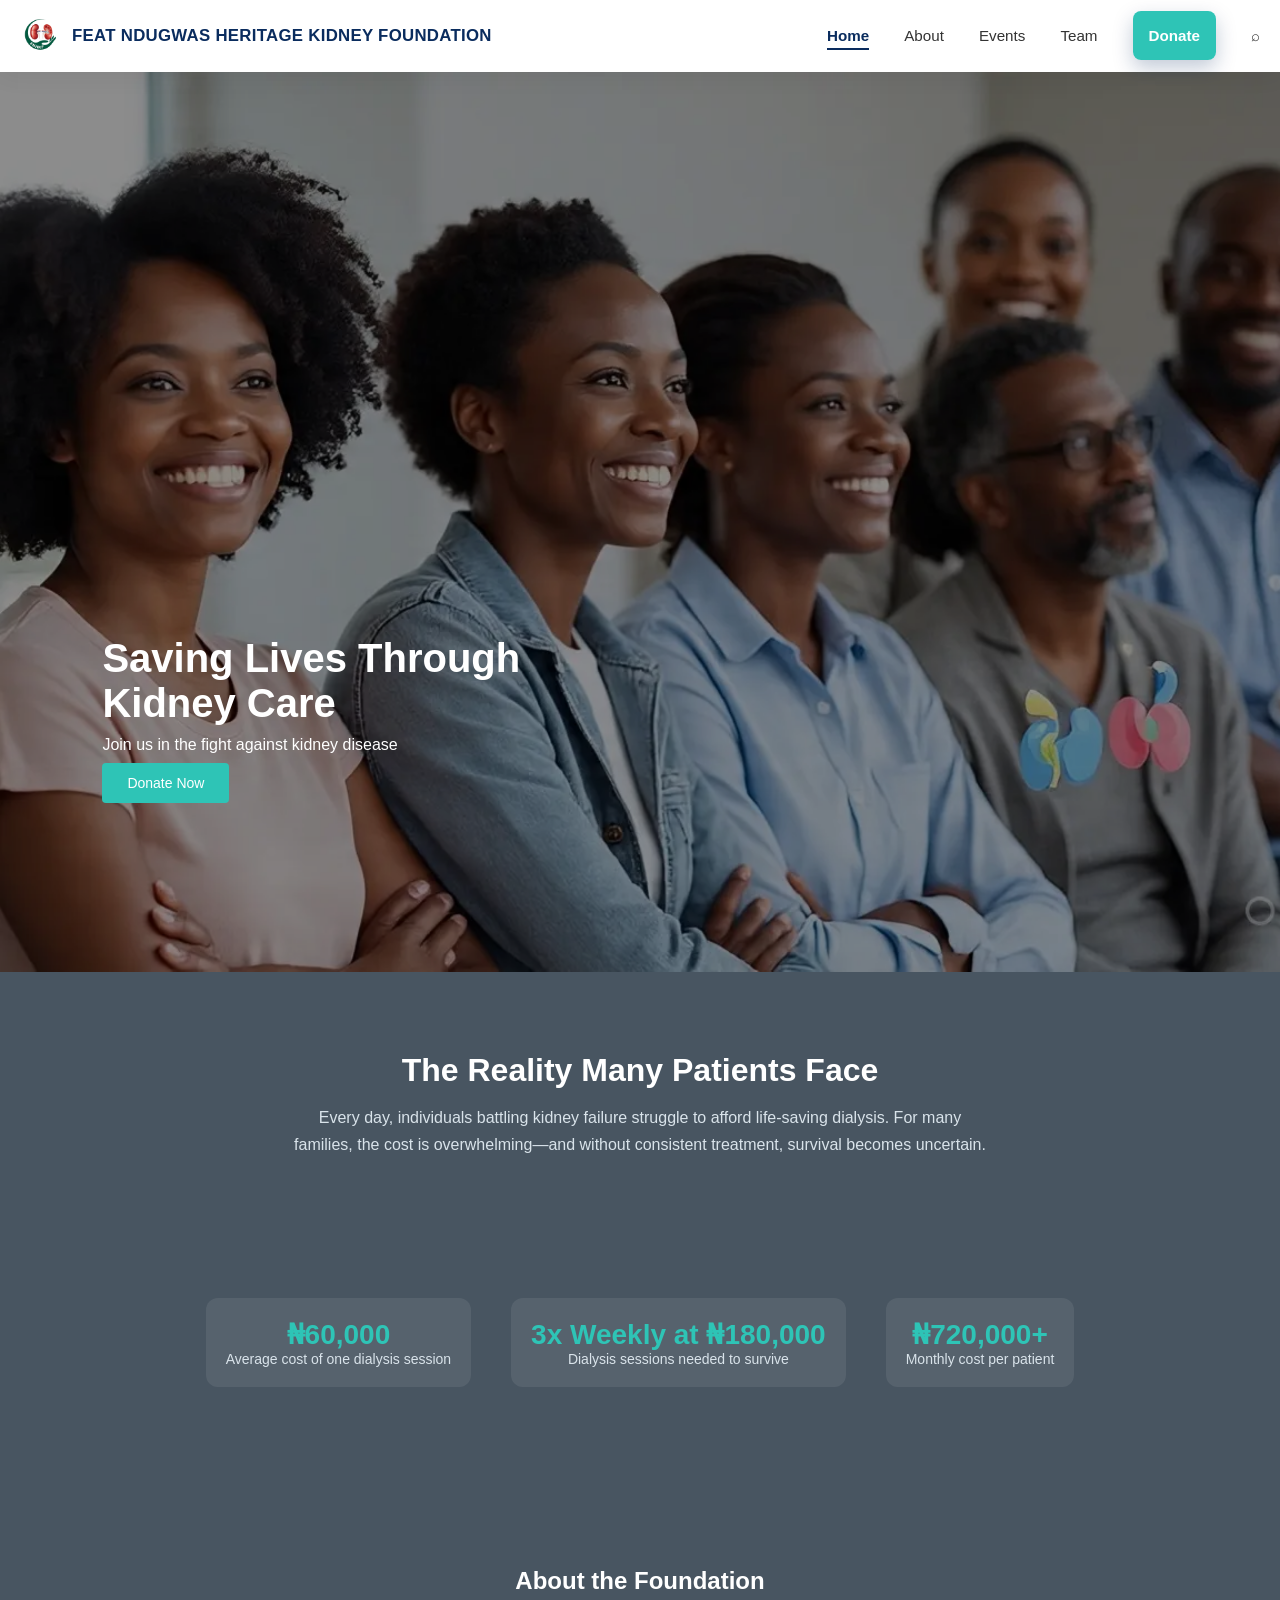
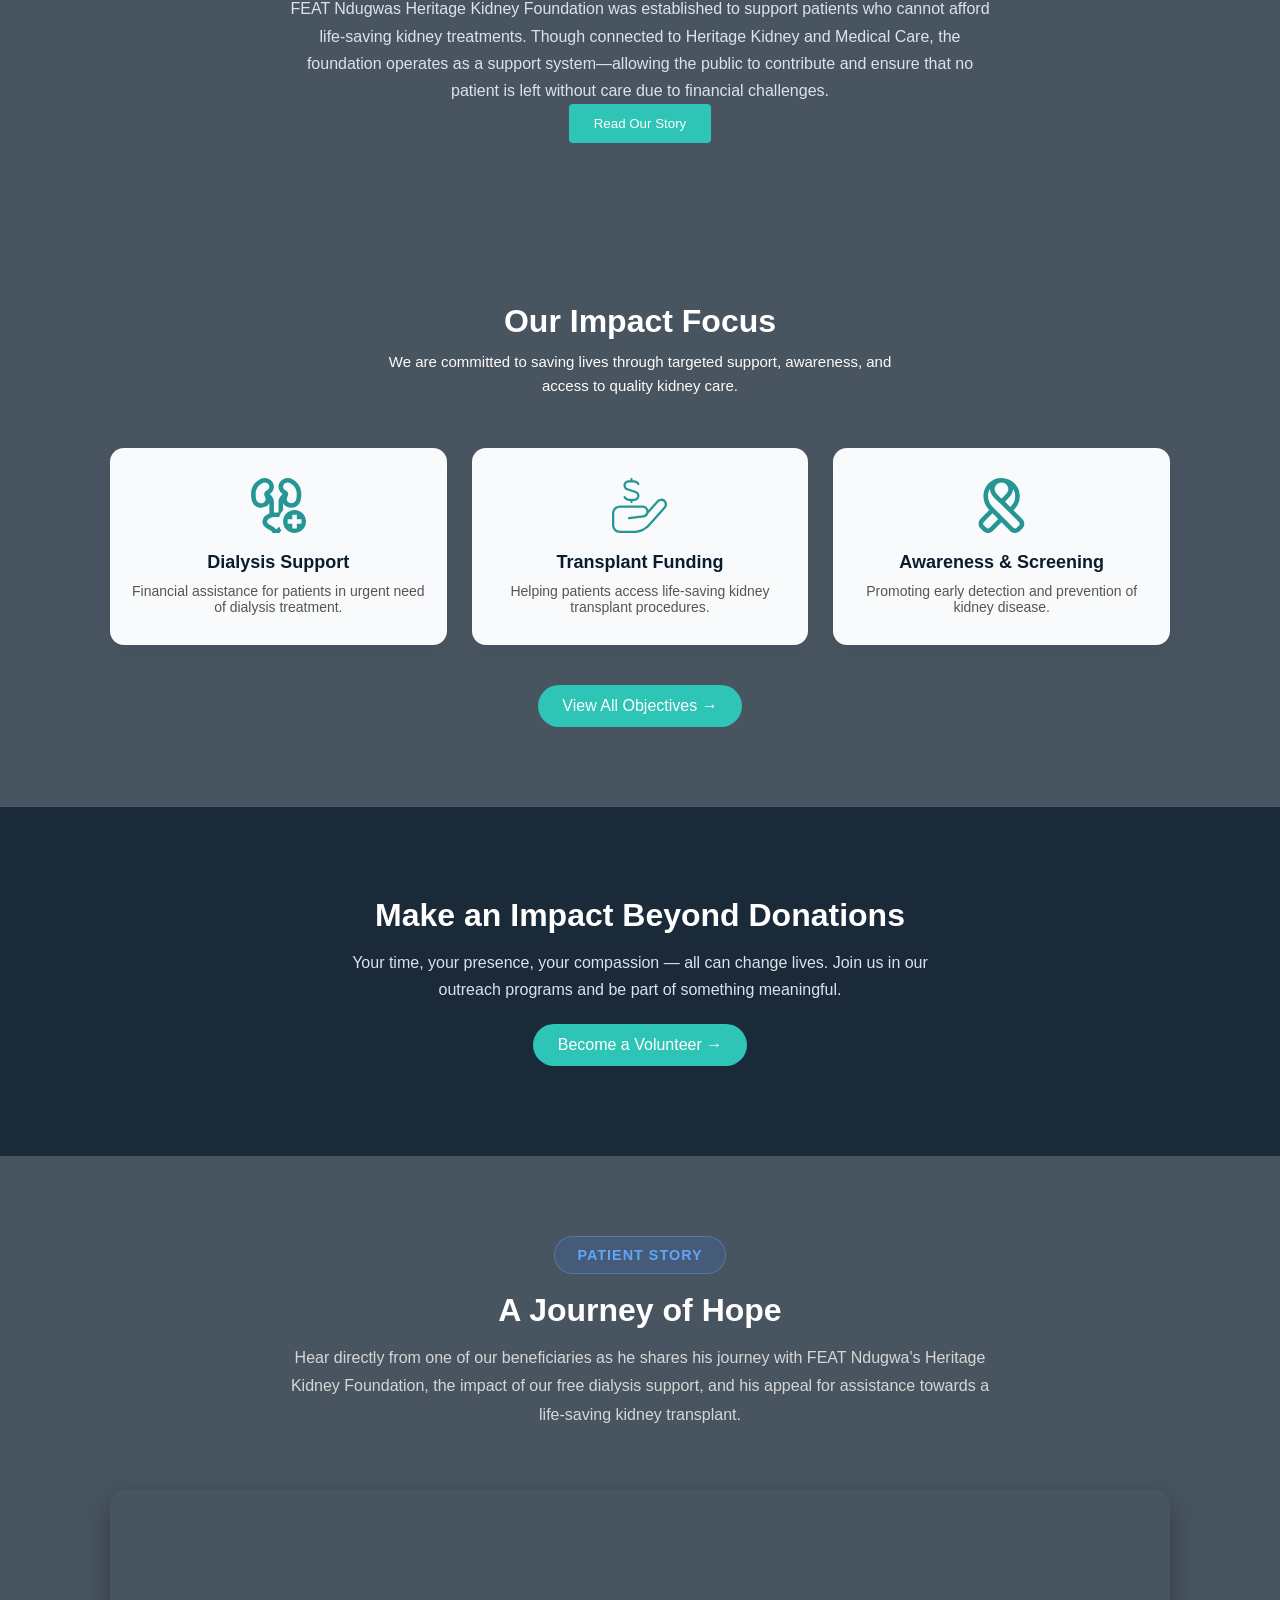
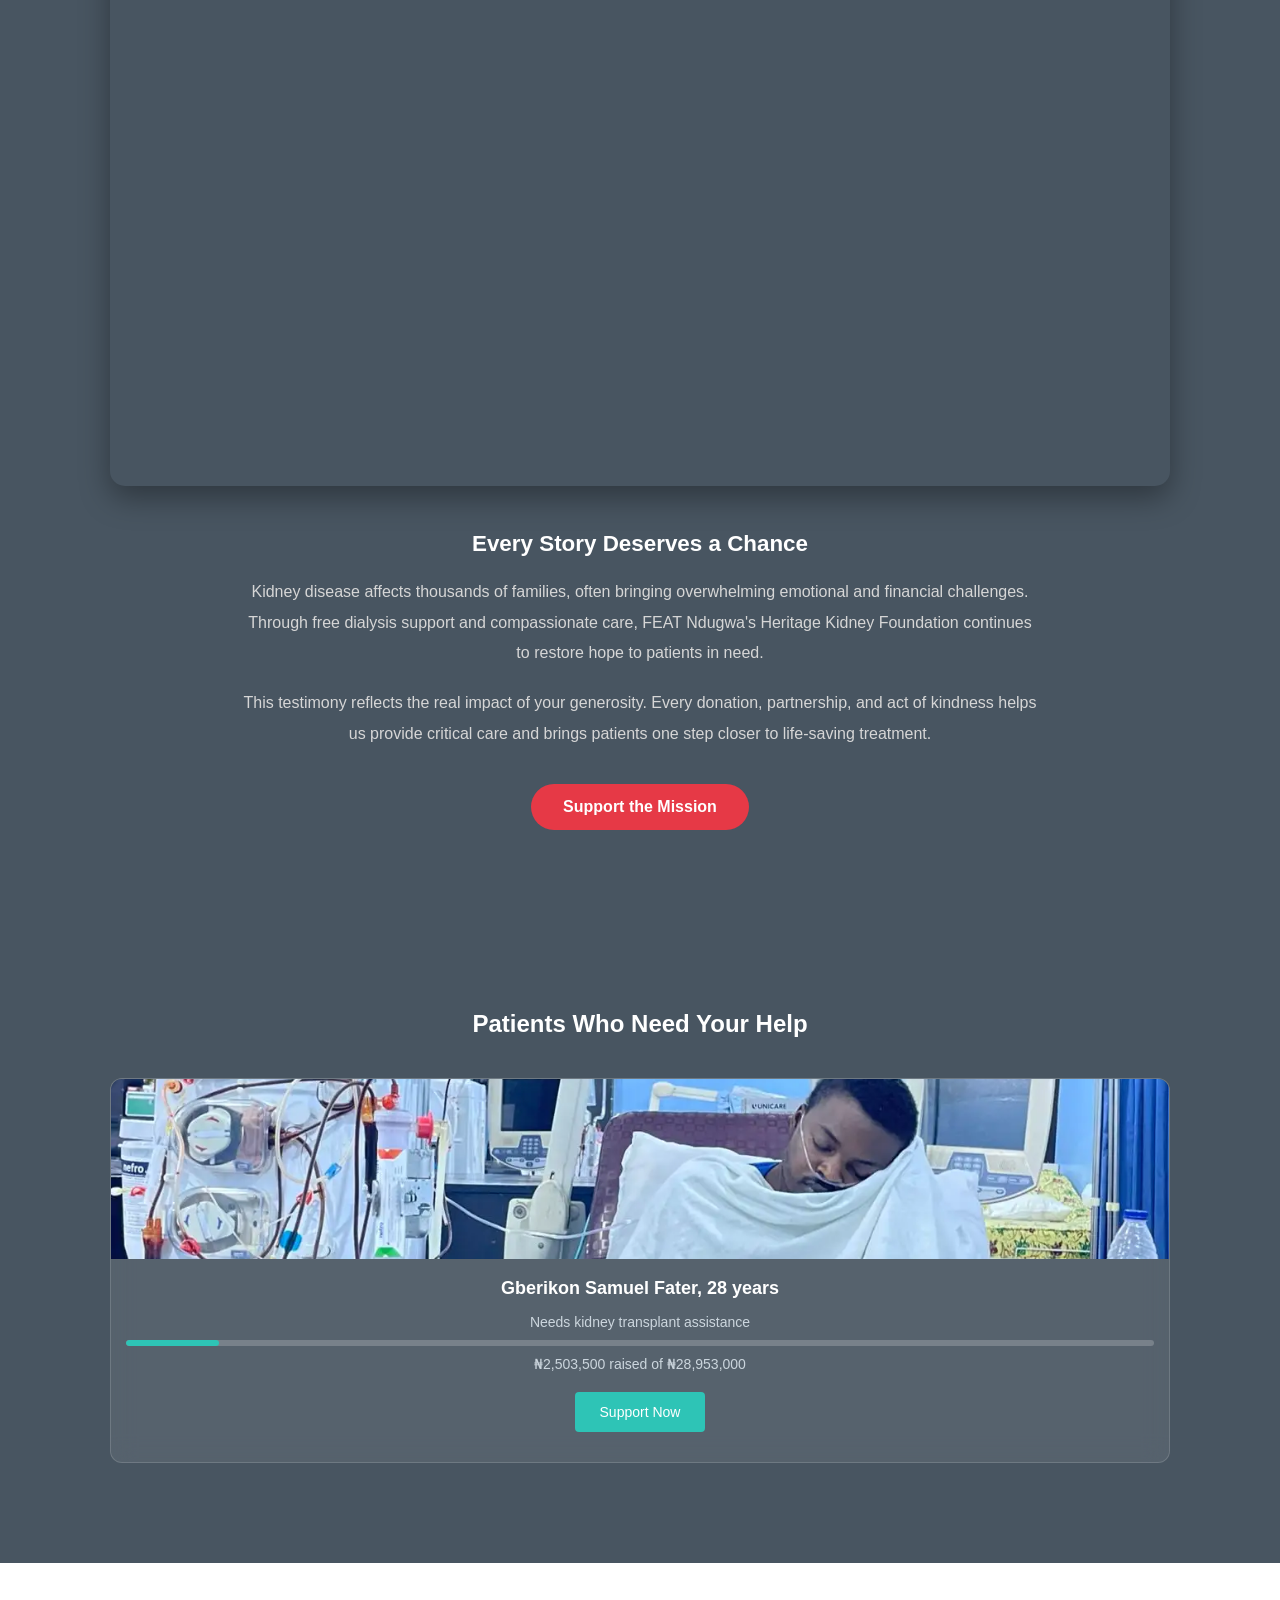
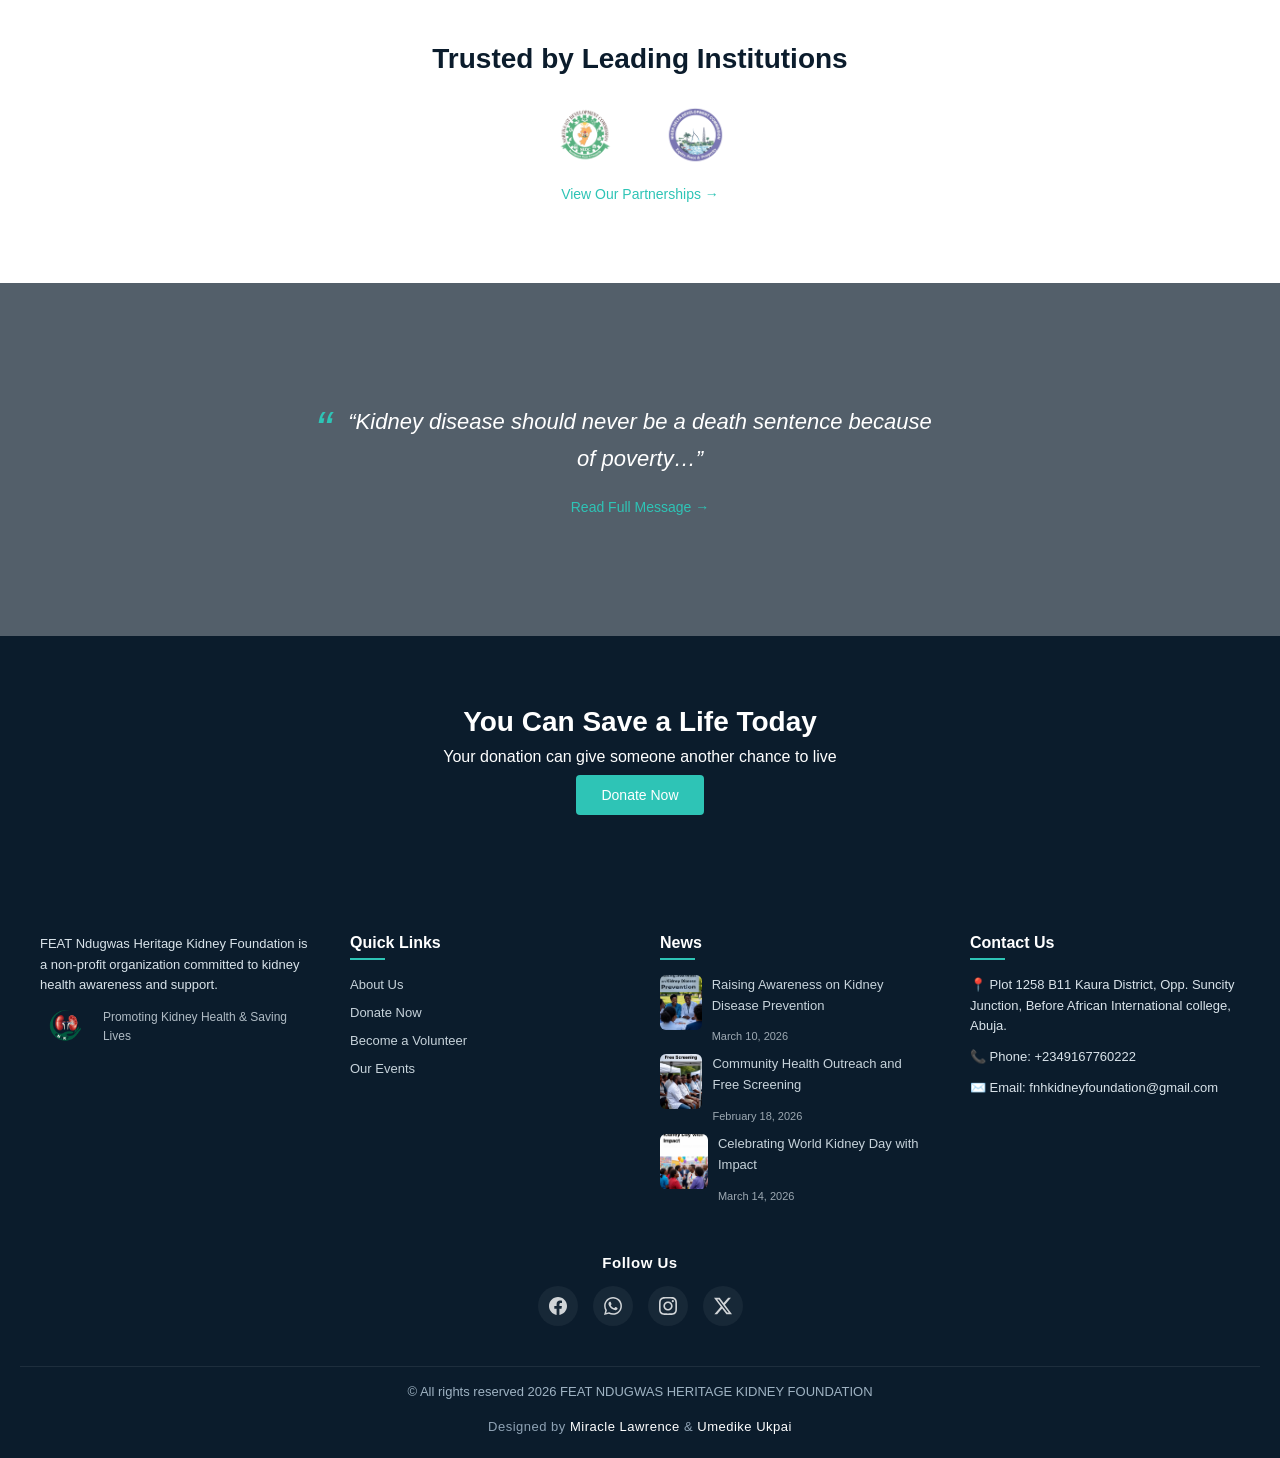
<file: index.html>
<!doctype html>
<html lang="en">
  <head>
    <meta charset="UTF-8" />
    <meta name="viewport" content="width=device-width, initial-scale=1.0" />
    <meta name="author" content="Miracle Lawrence" />
    <meta
      name="description"
      content="FEAT NDUGWAS Heritage Kidney Foundation: Abuja’s No.1 kidney health center. Promoting awareness, prevention, and expert care for kidney patients."
    />

    <link rel="Icon" href="images/favicon.ico" />
    <link rel="stylesheet" href="css/main.css" />
    <script src="js/main.js" defer></script>
    <script src="js/hero.js" defer></script>
    <script src="js/patients.js" defer></script>
    <title>Home - FEAT NDUGWAS HERITAGE KIDNEY FOUNDATION</title>
  </head>
  <body>
    <header>
      <nav class="navbar">
        <!-- Logo -->
        <!-- TOP ROW -->
        <div class="nav-top">
          <div class="logo">
            <a href="index.html"
              ><img
                src="images/logo.webp"
                alt="FEAT Ndugwas Heritage Kidney Foundation Logo"
            /></a>
            <span> FEAT NDUGWAS HERITAGE KIDNEY FOUNDATION</span>
          </div>

          <!-- Hamburger -->
          <button class="hamburger" id="hamburger" aria-label="Toggle Menu">
            <!-- Hamburger Icon -->
            <svg class="icon-menu" viewBox="0 0 24 24" width="26" height="26">
              <path
                d="M3 6h18M3 12h18M3 18h18"
                stroke="#0a2c5e"
                stroke-width="2"
                stroke-linecap="round"
              />
            </svg>

            <!-- Close Icon -->
            <svg class="icon-close" viewBox="0 0 24 24" width="26" height="26">
              <path
                d="M6 6l12 12M18 6l-12 12"
                stroke="#0a2c5e"
                stroke-width="2"
                stroke-linecap="round"
              />
            </svg>

            <span class="menu-text">MENU</span>
          </button>
        </div>

        <!-- Nav Links -->
        <ul class="nav-links" id="navLinks">
          <li><a href="index.html">Home</a></li>
          <li><a href="about.html">About</a></li>
          <li><a href="events.html">Events</a></li>
          <li><a href="team.html">Team</a></li>
          <li><a href="donate.html" class="donate-btn">Donate</a></li>
          <li><a href="#" id="searchToggle">⌕</a></li>
        </ul>
        <div class="search-box" id="searchBox">
          <input
            type="text"
            id="desktopSearchInput"
            placeholder="Search services..."
          />
          <div class="search-results" id="desktopSearchResults"></div>
        </div>
      </nav>
      <!-- Mobile search -->
      <div class="mobile-search">
        <input type="text" placeholder="Search..." />
      </div>
    </header>

    <main>
      <section class="hero">
        <div class="hero-slider">
          <!-- Slide 1 -->
          <div
            class="hero-slide active"
            style="background-image: url(&quot;images/hero1.webp&quot;)"
          >
            <div class="hero-content fade-up">
              <h1>Saving Lives Through Kidney Care</h1>
              <p>Join us in the fight against kidney disease</p>
              <a href="donate.html" class="btn-primary">Donate Now</a>
            </div>
          </div>

          <!-- Slide 2 -->
          <div
            class="hero-slide"
            style="background-image: url(&quot;images/hero2.webp&quot;)"
          >
            <div class="hero-content slide-left">
              <h1>Early Detection Saves Lives</h1>
              <p>Support free kidney screenings</p>
              <a href="donate.html" class="btn-primary">Donate Now</a>
            </div>
          </div>

          <!-- Slide 3 -->
          <div
            class="hero-slide"
            style="background-image: url(&quot;images/hero3.webp&quot;)"
          >
            <div class="hero-content slide-right">
              <h1>Help Kidney Patients Survive Another Day</h1>
              <p>Dialysis is Life — But Many Can’t Afford It</p>
              <a href="donate.html" class="btn-primary">Donate Now</a>
            </div>
          </div>

          <!-- Slide 4 -->
          <div
            class="hero-slide"
            style="background-image: url(&quot;images/hero4.webp&quot;)"
          >
            <div class="hero-content fade-down">
              <h1>Together We Can Make a Difference</h1>
              <p>Give Hope to Those Battling Kidney Disease</p>
              <a href="donate.html" class="btn-primary">Donate Now</a>
            </div>
          </div>

          <!-- Slide 5 -->
          <div
            class="hero-slide"
            style="background-image: url(&quot;images/hero5.webp&quot;)"
          >
            <div class="hero-content zoom-in">
              <h1>Hope for Kidney Patients</h1>
              <p>Help us give them a second chance</p>
              <a href="donate.html" class="btn-primary">Donate Now</a>
            </div>
          </div>
        </div>
      </section>

      <div class="parallax-bg">
        <section class="problem">
          <div class="container">
            <h2>The Reality Many Patients Face</h2>
            <p>
              Every day, individuals battling kidney failure struggle to afford
              life-saving dialysis. For many families, the cost is
              overwhelming—and without consistent treatment, survival becomes
              uncertain.
            </p>
          </div>
        </section>

        <section class="impact">
          <div class="container">
            <div class="impact-box">
              <h3>₦60,000</h3>
              <p>Average cost of one dialysis session</p>
            </div>

            <div class="impact-box">
              <h3>3x Weekly at ₦180,000</h3>
              <p>Dialysis sessions needed to survive</p>
            </div>

            <div class="impact-box">
              <h3>₦720,000+</h3>
              <p>Monthly cost per patient</p>
            </div>
          </div>
        </section>

        <section class="about-foundation">
          <div class="container">
            <h2>About the Foundation</h2>
            <p>
              FEAT Ndugwas Heritage Kidney Foundation was established to support
              patients who cannot afford life-saving kidney treatments. Though
              connected to Heritage Kidney and Medical Care, the foundation
              operates as a support system—allowing the public to contribute and
              ensure that no patient is left without care due to financial
              challenges.
            </p>
            <a href="about.html#our-story"
              ><button class="story-btn">Read Our Story</button></a
            >
          </div>
        </section>

        <section class="objectives-preview">
          <div class="container">
            <div class="preview-header">
              <h2>Our Impact Focus</h2>
              <p>
                We are committed to saving lives through targeted support,
                awareness, and access to quality kidney care.
              </p>
            </div>

            <div class="preview-grid">
              <div class="preview-card">
                <img src="images/urology.svg" alt="compassion image" />
                <h4>Dialysis Support</h4>
                <p>
                  Financial assistance for patients in urgent need of dialysis
                  treatment.
                </p>
              </div>

              <div class="preview-card">
                <img src="images/hand-holding-usd.svg" alt="transplant image" />
                <h4>Transplant Funding</h4>
                <p>
                  Helping patients access life-saving kidney transplant
                  procedures.
                </p>
              </div>

              <div class="preview-card">
                <img src="images/awareness.svg" alt="awareness image" />
                <h4>Awareness & Screening</h4>
                <p>
                  Promoting early detection and prevention of kidney disease.
                </p>
              </div>
            </div>

            <div class="preview-cta">
              <a href="about.html#objectives" class="preview-btn"
                >View All Objectives →</a
              >
            </div>
          </div>
        </section>

        <section class="volunteer-teaser">
          <div class="teaser-content">
            <h2>Make an Impact Beyond Donations</h2>

            <p>
              Your time, your presence, your compassion — all can change lives.
              Join us in our outreach programs and be part of something
              meaningful.
            </p>

            <a href="events.html#volunteer-section" class="teaser-btn">
              Become a Volunteer →
            </a>
          </div>
        </section>

        <!-- Patient Testimonial Section -->
        <section class="patient-story">
          <div class="container">
            <div class="section-header">
              <span class="section-tag">Patient Story</span>
              <h3>A Journey of Hope</h3>
              <p>
                Hear directly from one of our beneficiaries as he shares his
                journey with FEAT Ndugwa's Heritage Kidney Foundation, the
                impact of our free dialysis support, and his appeal for
                assistance towards a life-saving kidney transplant.
              </p>
            </div>

            <div class="video-wrapper">
              <iframe
                width="560"
                height="315"
                src="https://www.youtube.com/embed/_Vo7YiOo4Xg?si=vlJcyK8OLLZuQNZ1"
                title="YouTube video player"
                frameborder="0"
                allow="
                  accelerometer;
                  autoplay;
                  clipboard-write;
                  encrypted-media;
                  gyroscope;
                  picture-in-picture;
                  web-share;
                "
                referrerpolicy="strict-origin-when-cross-origin"
                allowfullscreen
              ></iframe>
            </div>

            <div class="story-content">
              <h3>Every Story Deserves a Chance</h3>

              <p>
                Kidney disease affects thousands of families, often bringing
                overwhelming emotional and financial challenges. Through free
                dialysis support and compassionate care, FEAT Ndugwa's Heritage
                Kidney Foundation continues to restore hope to patients in need.
              </p>

              <p>
                This testimony reflects the real impact of your generosity.
                Every donation, partnership, and act of kindness helps us
                provide critical care and brings patients one step closer to
                life-saving treatment.
              </p>

              <a href="donate.html" class="support-btn"> Support the Mission </a>
            </div>
          </div>
        </section>

        <section class="cases">
          <div class="container">
            <h2>Patients Who Need Your Help</h2>

            <div class="case-grid" id="caseContainer">
              <!-- JS will inject cards here -->
            </div>
          </div>
        </section>
      </div>

      <section class="partners-preview">
        <h2>Trusted by Leading Institutions</h2>

        <div class="partners-logos">
          <img src="images/nedc.webp" alt="NEDC" />
          <img src="images/niger-delta.webp" alt="Niger Delta" />
        </div>

        <a href="about.html#partners-section" class="partners-link">
          View Our Partnerships →
        </a>
      </section>

      <section class="founder-teaser">
        <div class="teaser-content">
          <p class="teaser-quote">
            “Kidney disease should never be a death sentence because of
            poverty…”
          </p>
          <a href="about.html#founder-message" class="teaser-link"
            >Read Full Message →</a
          >
        </div>
      </section>

      <section class="cta">
        <h2>You Can Save a Life Today</h2>
        <p>Your donation can give someone another chance to live</p>
        <a href="donate.html" class="btn-primary">Donate Now</a>
      </section>
    </main>

    <div class="overlay" id="overlay"></div>
    <footer class="footer">
      <div class="footer-container">
        <!-- Left Section -->
        <div class="footer-section">
          <p>
            FEAT Ndugwas Heritage Kidney Foundation is a non-profit organization
            committed to kidney health awareness and support.
          </p>
          <div class="logo">
            <img
              src="images/logo.webp"
              alt="FEAT Ndugwas Heritage Kidney Foundation Logo"
            />
            <p>Promoting Kidney Health & Saving Lives</p>
          </div>
        </div>

        <!-- Quick Links -->
        <div class="footer-section">
          <h4>Quick Links</h4>
          <ul>
            <li><a href="about.html">About Us</a></li>
            <li><a href="donate.html">Donate Now</a></li>
            <li>
              <a href="events.html#volunteer-section">Become a Volunteer</a>
            </li>
            <li><a href="events.html">Our Events</a></li>
          </ul>
        </div>

        <!-- News -->
        <div class="footer-section">
          <h4>News</h4>
          <ul class="news-list">
            <li>
              <img src="images/news1.webp" alt="Kidney Awareness Campaign" />
              <div>
                <p>
                  <a href="#">Raising Awareness on Kidney Disease Prevention</a>
                </p>
                <span>March 10, 2026</span>
              </div>
            </li>
            <li>
              <img src="images/news2.webp" alt="Health Outreach" />
              <div>
                <p>
                  <a href="#">Community Health Outreach and Free Screening</a>
                </p>
                <span>February 18, 2026</span>
              </div>
            </li>
            <li>
              <img src="images/news3.webp" alt="World Kidney Day" />
              <div>
                <p><a href="#">Celebrating World Kidney Day with Impact</a></p>
                <span>March 14, 2026</span>
              </div>
            </li>
          </ul>
        </div>

        <!-- Contact Us -->
        <div class="footer-section">
          <h4>Contact Us</h4>
          <p>
            📍 Plot 1258 B11 Kaura District, Opp. Suncity Junction, Before
            African International college, Abuja.
          </p>
          <p>📞 Phone: +2349167760222</p>
          <p>✉️ Email: fnhkidneyfoundation@gmail.com</p>
        </div>
      </div>

      <div class="footer-social">
        <h4>Follow Us</h4>
        <div class="social-icons">
          <a href="#" target="_blank" aria-label="Facebook">
            <img src="images/facebook.svg" alt="Facebook" />
          </a>
          <a href="#" target="_blank" aria-label="WhatsApp">
            <img src="images/whatsapp.svg" alt="WhatsApp" />
          </a>
          <a href="#" target="_blank" aria-label="Instagram">
            <img src="images/instagram.svg" alt="Instagram" />
          </a>
          <a href="#" target="_blank" aria-label="X">
            <img src="images/x.svg" alt="X (Twitter)" />
          </a>
        </div>
      </div>

      <div class="footer-bottom">
        <p>
          © All rights reserved 2026 FEAT NDUGWAS HERITAGE KIDNEY FOUNDATION
        </p>
      </div>
      <div class="designer">
        <p>
          Designed by
          <span>Miracle Lawrence</span> &
          <span>Umedike Ukpai</span>
        </p>
      </div>
    </footer>
  </body>
</html>
</file>
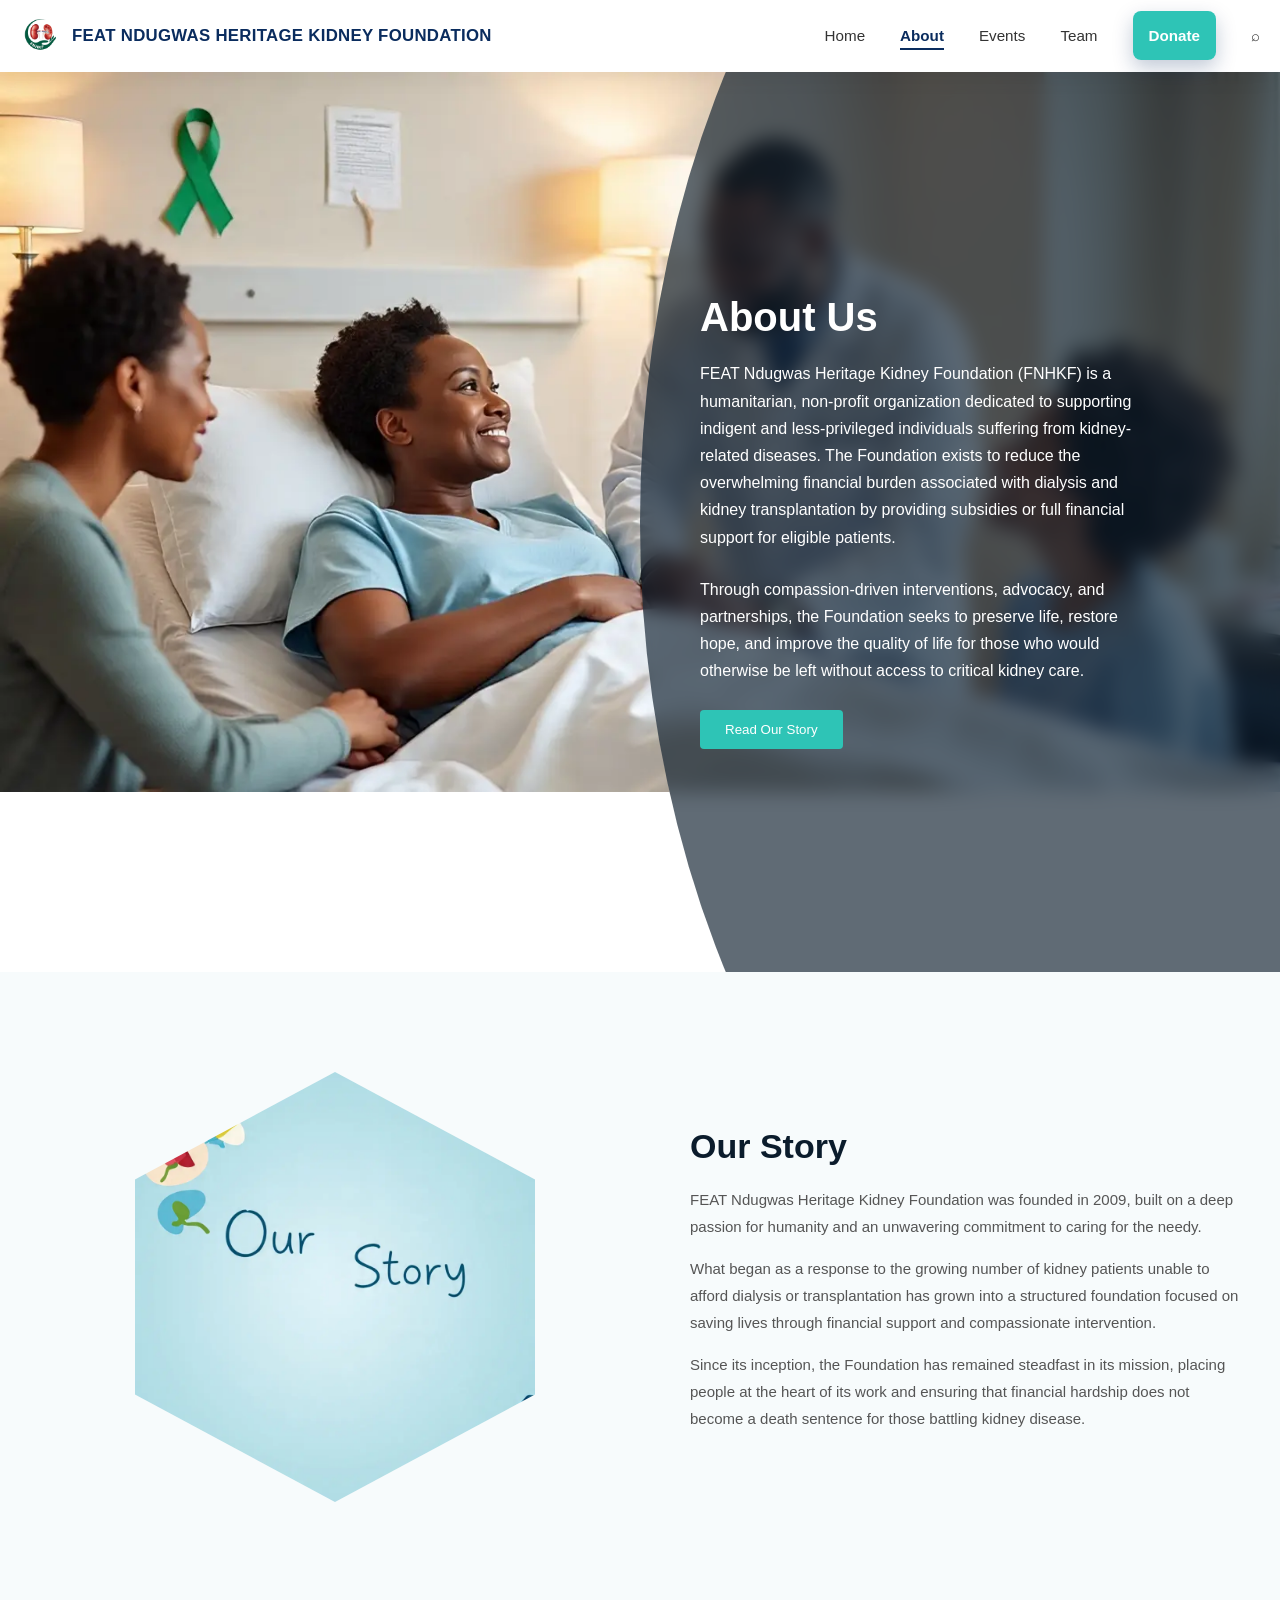
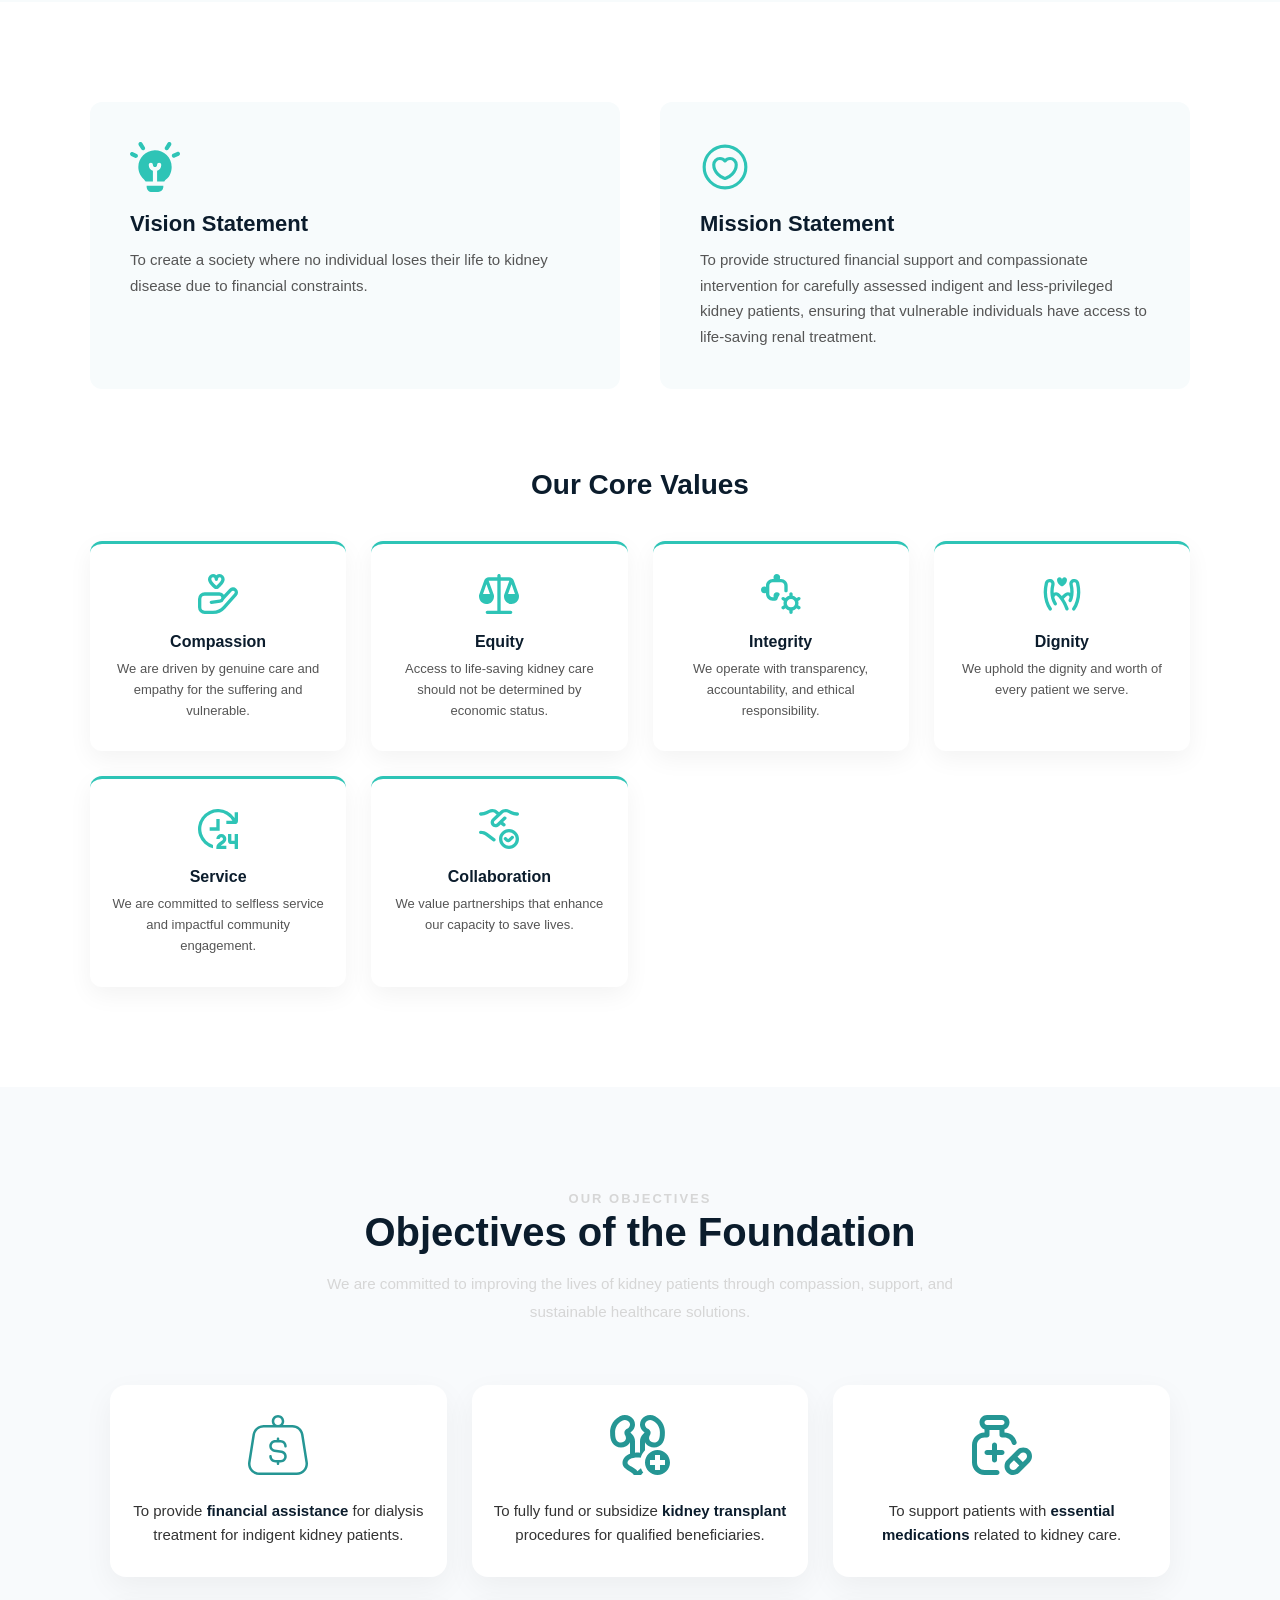
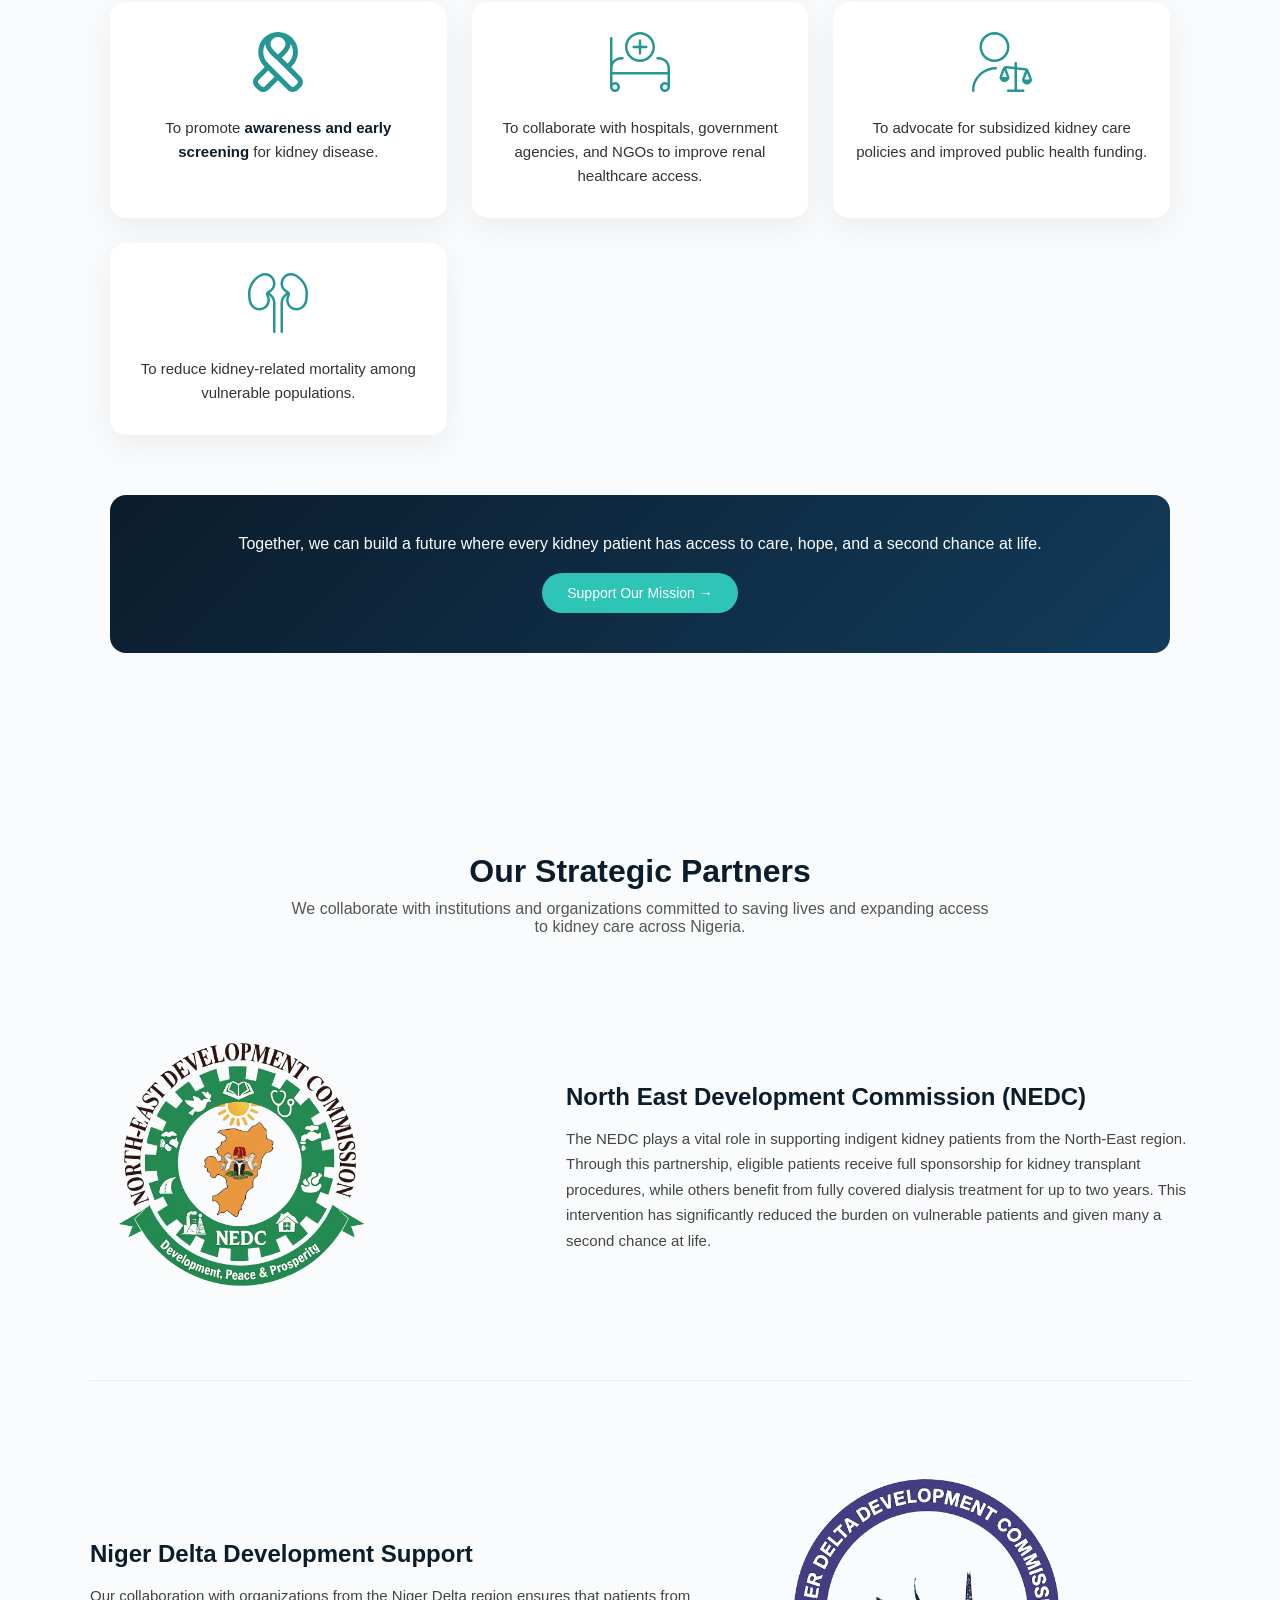
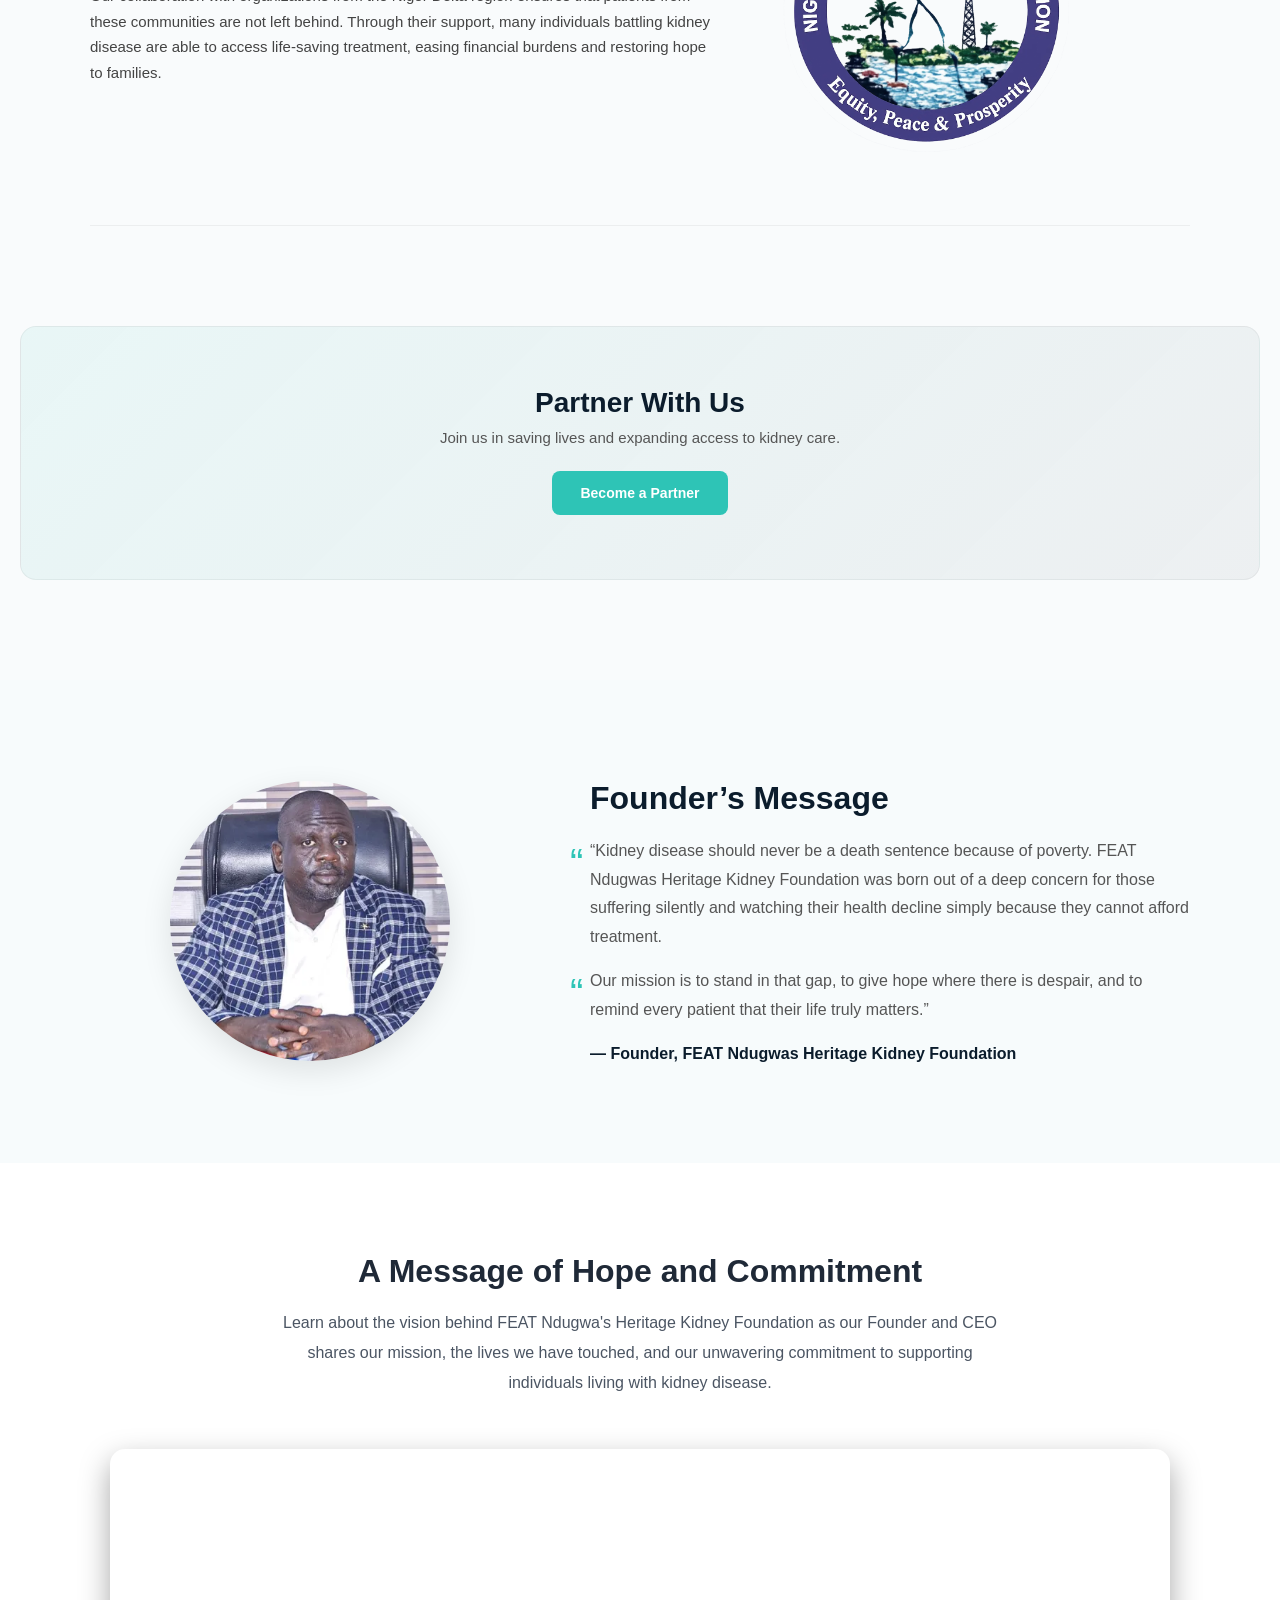
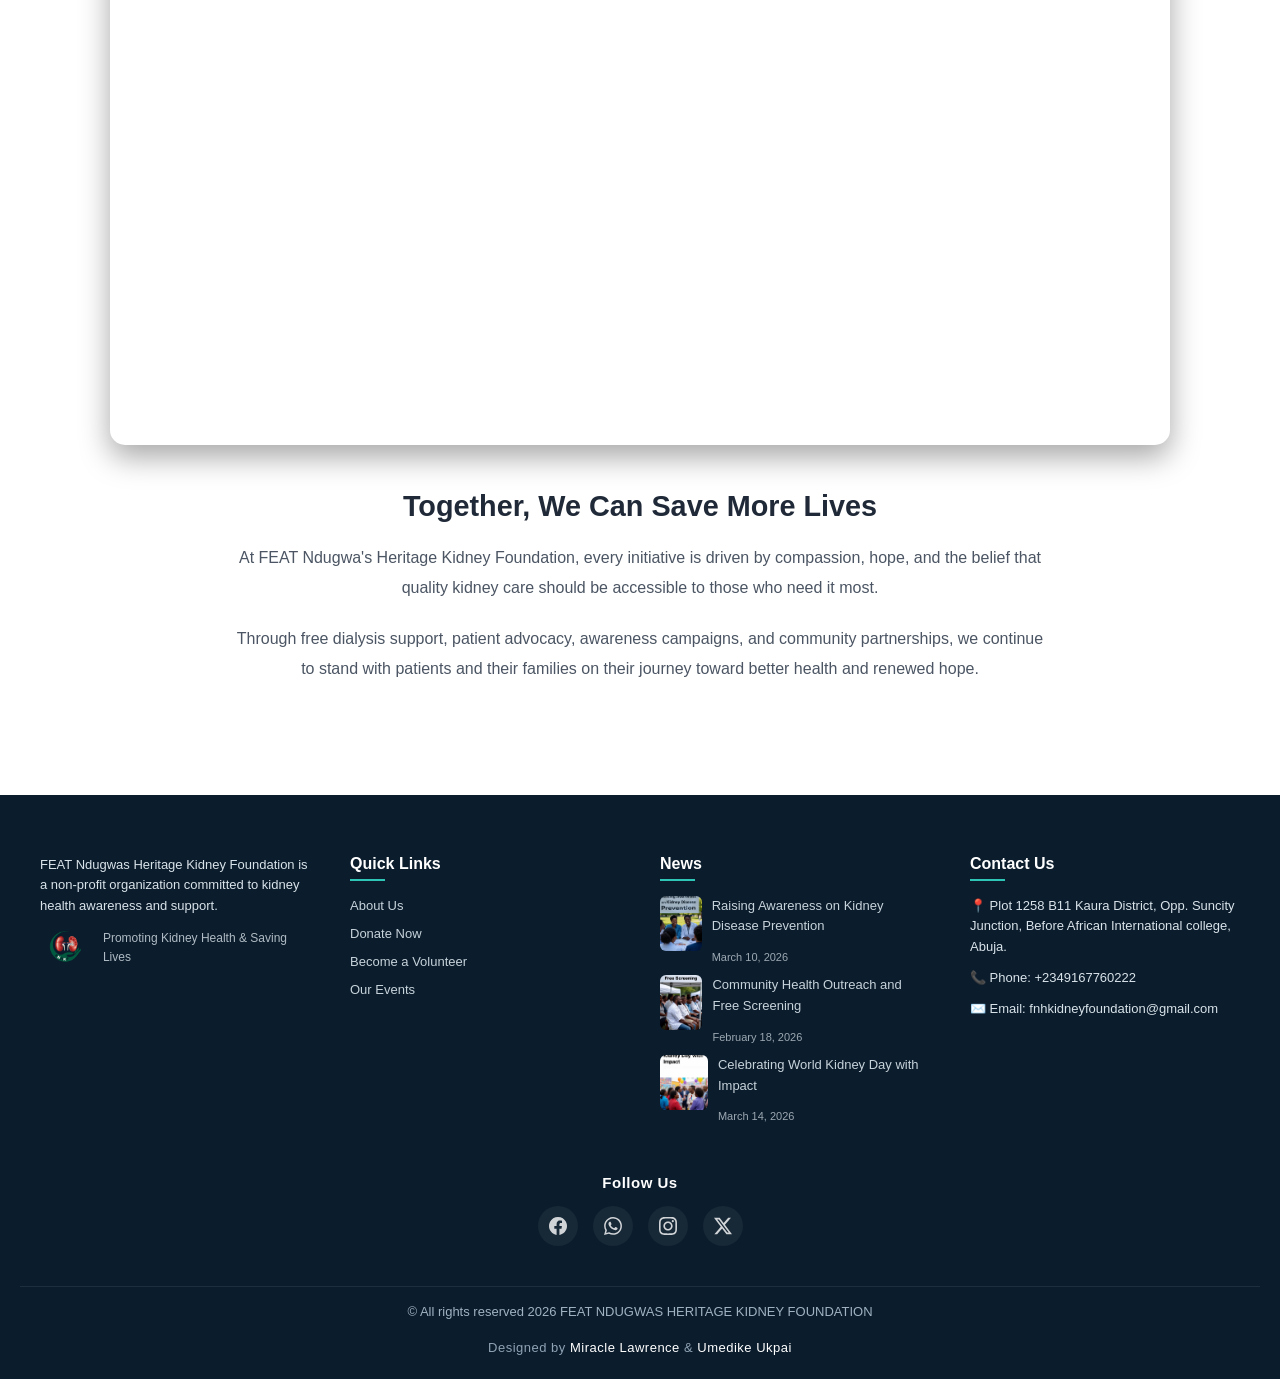
<file: about.html>
<!doctype html>
<html lang="en">
  <head>
    <meta charset="UTF-8" />
    <meta name="viewport" content="width=device-width, initial-scale=1.0" />
    <meta name="author" content="Miracle Lawrence" />
    <meta
      name="description"
      content="Learn about FEAT NDUGWAS Heritage Kidney Foundation, Abuja’s leading kidney health organization. Our mission, vision, and impact on kidney care."
    />

    <link rel="Icon" href="images/favicon.ico" />
    <link rel="stylesheet" href="css/main.css" />
    <script src="js/main.js" defer></script>
    <title>About Us - FEAT NDUGWAS HERITAGE KIDNEY FOUNDATION</title>
  </head>
  <body>
    <header>
      <nav class="navbar">
        <!-- Logo -->
        <!-- TOP ROW -->
        <div class="nav-top">
          <div class="logo">
            <a href="index.html"
              ><img
                src="images/logo.webp"
                alt="FEAT Ndugwas Heritage Kidney Foundation Logo"
            /></a>
            <span> FEAT NDUGWAS HERITAGE KIDNEY FOUNDATION</span>
          </div>

          <!-- Hamburger -->
          <button class="hamburger" id="hamburger" aria-label="Toggle Menu">
            <!-- Hamburger Icon -->
            <svg class="icon-menu" viewBox="0 0 24 24" width="26" height="26">
              <path
                d="M3 6h18M3 12h18M3 18h18"
                stroke="#0a2c5e"
                stroke-width="2"
                stroke-linecap="round"
              />
            </svg>

            <!-- Close Icon -->
            <svg class="icon-close" viewBox="0 0 24 24" width="26" height="26">
              <path
                d="M6 6l12 12M18 6l-12 12"
                stroke="#0a2c5e"
                stroke-width="2"
                stroke-linecap="round"
              />
            </svg>

            <span class="menu-text">MENU</span>
          </button>
        </div>

        <!-- Nav Links -->
        <ul class="nav-links" id="navLinks">
          <li><a href="index.html">Home</a></li>
          <li><a href="about.html">About</a></li>
          <li><a href="events.html">Events</a></li>
          <li><a href="team.html">Team</a></li>
          <li><a href="donate.html" class="donate-btn">Donate</a></li>
          <li><a href="#" id="searchToggle">⌕</a></li>
        </ul>
        <div class="search-box" id="searchBox">
          <input
            type="text"
            id="desktopSearchInput"
            placeholder="Search services..."
          />
          <div class="search-results" id="desktopSearchResults"></div>
        </div>
      </nav>
      <!-- Mobile search -->
      <div class="mobile-search">
        <input type="text" placeholder="Search..." />
      </div>
    </header>
    <main>
      <section class="about-hero">
        <!-- IMAGE -->
        <div class="about-hero-image">
          <img src="images/about.webp" alt="Kidney care support" />
        </div>

        <!-- TEXT -->
        <div class="about-hero-text">
          <div class="content">
            <h2>About Us</h2>
            <p>
              FEAT Ndugwas Heritage Kidney Foundation (FNHKF) is a humanitarian,
              non-profit organization dedicated to supporting indigent and
              less-privileged individuals suffering from kidney-related
              diseases. The Foundation exists to reduce the overwhelming
              financial burden associated with dialysis and kidney
              transplantation by providing subsidies or full financial support
              for eligible patients.
            </p>

            <p>
              Through compassion-driven interventions, advocacy, and
              partnerships, the Foundation seeks to preserve life, restore hope,
              and improve the quality of life for those who would otherwise be
              left without access to critical kidney care.
            </p>
            <a href="about.html#our-story"
              ><button class="story-btn">Read Our Story</button></a
            >
          </div>
        </div>
      </section>

      <section class="our-story" id="our-story">
        <div class="story-container">
          <!-- IMAGE -->
          <div class="story-image">
            <div class="hexagon">
              <img src="images/story.webp" alt="Kidney care support story" />
            </div>
          </div>

          <!-- TEXT -->
          <div class="story-text">
            <h2>Our Story</h2>
            <p>
              FEAT Ndugwas Heritage Kidney Foundation was founded in 2009, built
              on a deep passion for humanity and an unwavering commitment to
              caring for the needy.
            </p>
            <p>
              What began as a response to the growing number of kidney patients
              unable to afford dialysis or transplantation has grown into a
              structured foundation focused on saving lives through financial
              support and compassionate intervention.
            </p>
            <p>
              Since its inception, the Foundation has remained steadfast in its
              mission, placing people at the heart of its work and ensuring that
              financial hardship does not become a death sentence for those
              battling kidney disease.
            </p>
          </div>
        </div>
      </section>

      <section class="vmc-section">
        <div class="vmc-container">
          <!-- VISION -->
          <div class="vmc-card">
            <img src="images/vision.svg" alt="Vision Icon" />
            <h3>Vision Statement</h3>
            <p>
              To create a society where no individual loses their life to kidney
              disease due to financial constraints.
            </p>
          </div>

          <!-- MISSION -->
          <div class="vmc-card">
            <img src="images/mission-icon.svg" alt="Mission Icon" />
            <h3>Mission Statement</h3>
            <p>
              To provide structured financial support and compassionate
              intervention for carefully assessed indigent and less-privileged
              kidney patients, ensuring that vulnerable individuals have access
              to life-saving renal treatment.
            </p>
          </div>
        </div>

        <!-- CORE VALUES -->
        <div class="core-values">
          <h3>Our Core Values</h3>

          <div class="values-grid">
            <div class="value-item">
              <img src="images/compassion.svg" alt="compassionate image" />
              <h4>Compassion</h4>
              <p>
                We are driven by genuine care and empathy for the suffering and
                vulnerable.
              </p>
            </div>

            <div class="value-item">
              <img src="images/equality.svg" alt="equity image" />
              <h4>Equity</h4>
              <p>
                Access to life-saving kidney care should not be determined by
                economic status.
              </p>
            </div>

            <div class="value-item">
              <img src="images/integrity.svg" alt="integrity image" />
              <h4>Integrity</h4>
              <p>
                We operate with transparency, accountability, and ethical
                responsibility.
              </p>
            </div>

            <div class="value-item">
              <img src="images/dignity.svg" alt="dignity image" />
              <h4>Dignity</h4>
              <p>We uphold the dignity and worth of every patient we serve.</p>
            </div>

            <div class="value-item">
              <img src="images/service.svg" alt="service image" />
              <h4>Service</h4>
              <p>
                We are committed to selfless service and impactful community
                engagement.
              </p>
            </div>

            <div class="value-item">
              <img src="images/trust-alt.svg" alt="value image" />
              <h4>Collaboration</h4>
              <p>
                We value partnerships that enhance our capacity to save lives.
              </p>
            </div>
          </div>
        </div>
      </section>

      <section class="objectives-section" id="objectives">
        <div class="container">
          <div class="section-header">
            <p class="subtitle">OUR OBJECTIVES</p>
            <h2>Objectives of the Foundation</h2>
            <p class="description">
              We are committed to improving the lives of kidney patients through
              compassion, support, and sustainable healthcare solutions.
            </p>
          </div>

          <div class="objectives-grid">
            <div class="objective-card">
              <img src="images/debt.svg" alt="financial image" />
              <p>
                To provide <strong>financial assistance</strong> for dialysis
                treatment for indigent kidney patients.
              </p>
            </div>

            <div class="objective-card">
              <img src="images/urology.svg" alt="transplant image" />
              <p>
                To fully fund or subsidize
                <strong>kidney transplant</strong> procedures for qualified
                beneficiaries.
              </p>
            </div>

            <div class="objective-card">
              <img src="images/medication.svg" alt="medication image" />
              <p>
                To support patients with
                <strong>essential medications</strong> related to kidney care.
              </p>
            </div>

            <div class="objective-card">
              <img src="images/awareness.svg" alt="awareness image" />
              <p>
                To promote <strong>awareness and early screening</strong> for
                kidney disease.
              </p>
            </div>

            <div class="objective-card">
              <img src="images/hospital-bed.svg" alt="collaboration image" />
              <p>
                To collaborate with hospitals, government agencies, and NGOs to
                improve renal healthcare access.
              </p>
            </div>

            <div class="objective-card">
              <img src="images/lawyer-man.svg" alt="advocacy image" />
              <p>
                To advocate for subsidized kidney care policies and improved
                public health funding.
              </p>
            </div>

            <div class="objective-card">
              <img src="images/kidneys.svg" alt="impact image" />
              <p>
                To reduce kidney-related mortality among vulnerable populations.
              </p>
            </div>
          </div>

          <div class="objectives-cta">
            <p>
              Together, we can build a future where every kidney patient has
              access to care, hope, and a second chance at life.
            </p>
            <a href="donate.html" class="cta-btn">Support Our Mission →</a>
          </div>
        </div>
      </section>

      <section class="partners-section" id="partners-section">
        <div class="partners-header">
          <h2>Our Strategic Partners</h2>
          <p>
            We collaborate with institutions and organizations committed to
            saving lives and expanding access to kidney care across Nigeria.
          </p>
        </div>

        <!-- PARTNER 1 -->
        <div class="partner-row">
          <div class="partner-image">
            <img src="images/nedc.webp" alt="NEDC Logo" />
          </div>

          <div class="partner-content">
            <h3>North East Development Commission (NEDC)</h3>
            <p>
              The NEDC plays a vital role in supporting indigent kidney patients
              from the North-East region. Through this partnership, eligible
              patients receive full sponsorship for kidney transplant
              procedures, while others benefit from fully covered dialysis
              treatment for up to two years. This intervention has significantly
              reduced the burden on vulnerable patients and given many a second
              chance at life.
            </p>
          </div>
        </div>

        <!-- PARTNER 2 -->
        <div class="partner-row reverse">
          <div class="partner-image">
            <img src="images/niger-delta.webp" alt="Niger Delta Logo" />
          </div>

          <div class="partner-content">
            <h3>Niger Delta Development Support</h3>
            <p>
              Our collaboration with organizations from the Niger Delta region
              ensures that patients from these communities are not left behind.
              Through their support, many individuals battling kidney disease
              are able to access life-saving treatment, easing financial burdens
              and restoring hope to families.
            </p>
          </div>
        </div>
        <div class="partner-cta">
          <h3>Partner With Us</h3>
          <p>Join us in saving lives and expanding access to kidney care.</p>
          <a href="events.html#partner-form" class="cta-btn"
            >Become a Partner</a
          >
        </div>
      </section>

      <section class="founder-section" id="founder-message">
        <div class="founder-container">
          <!-- IMAGE -->
          <div class="founder-image">
            <img
              src="images/simon-tada.webp"
              alt="Founder of FEAT Ndugwas Foundation"
            />
          </div>

          <!-- TEXT -->
          <div class="founder-text">
            <h2>Founder’s Message</h2>

            <p class="quote">
              “Kidney disease should never be a death sentence because of
              poverty. FEAT Ndugwas Heritage Kidney Foundation was born out of a
              deep concern for those suffering silently and watching their
              health decline simply because they cannot afford treatment.
            </p>

            <p class="quote">
              Our mission is to stand in that gap, to give hope where there is
              despair, and to remind every patient that their life truly
              matters.”
            </p>

            <span class="founder-name">
              — Founder, FEAT Ndugwas Heritage Kidney Foundation
            </span>
          </div>
        </div>
      </section>

      <!-- CEO Message Section -->
      <section class="ceo-message">
        <div class="container">
          <div class="section-header">
            <h3>A Message of Hope and Commitment</h3>

            <p>
              Learn about the vision behind FEAT Ndugwa's Heritage Kidney
              Foundation as our Founder and CEO shares our mission, the lives we
              have touched, and our unwavering commitment to supporting
              individuals living with kidney disease.
            </p>
          </div>

          <div class="video-wrapper">
            <iframe
              width="560"
              height="315"
              src="https://www.youtube.com/embed/UKKAPvAemQs?si=k3lnF49m0pEUgc8d"
              title="YouTube video player"
              frameborder="0"
              allow="
                accelerometer;
                autoplay;
                clipboard-write;
                encrypted-media;
                gyroscope;
                picture-in-picture;
                web-share;
              "
              referrerpolicy="strict-origin-when-cross-origin"
              allowfullscreen
            ></iframe>
          </div>

          <div class="message-content">
            <h3>Together, We Can Save More Lives</h3>

            <p>
              At FEAT Ndugwa's Heritage Kidney Foundation, every initiative is
              driven by compassion, hope, and the belief that quality kidney
              care should be accessible to those who need it most.
            </p>

            <p>
              Through free dialysis support, patient advocacy, awareness
              campaigns, and community partnerships, we continue to stand with
              patients and their families on their journey toward better health
              and renewed hope.
            </p>
          </div>
        </div>
      </section>
    </main>
    <div class="overlay" id="overlay"></div>
    <footer class="footer">
      <div class="footer-container">
        <!-- Left Section -->
        <div class="footer-section">
          <p>
            FEAT Ndugwas Heritage Kidney Foundation is a non-profit organization
            committed to kidney health awareness and support.
          </p>
          <div class="logo">
            <img
              src="images/logo.webp"
              alt="FEAT Ndugwas Heritage Kidney Foundation Logo"
            />
            <p>Promoting Kidney Health & Saving Lives</p>
          </div>
        </div>

        <!-- Quick Links -->
        <div class="footer-section">
          <h4>Quick Links</h4>
          <ul>
            <li><a href="about.html">About Us</a></li>
            <li><a href="donate.html">Donate Now</a></li>
            <li>
              <a href="events.html#volunteer-section">Become a Volunteer</a>
            </li>
            <li><a href="events.html">Our Events</a></li>
          </ul>
        </div>

        <!-- News -->
        <div class="footer-section">
          <h4>News</h4>
          <ul class="news-list">
            <li>
              <img src="images/news1.webp" alt="Kidney Awareness Campaign" />
              <div>
                <p>
                  <a href="#">Raising Awareness on Kidney Disease Prevention</a>
                </p>
                <span>March 10, 2026</span>
              </div>
            </li>
            <li>
              <img src="images/news2.webp" alt="Health Outreach" />
              <div>
                <p>
                  <a href="#">Community Health Outreach and Free Screening</a>
                </p>
                <span>February 18, 2026</span>
              </div>
            </li>
            <li>
              <img src="images/news3.webp" alt="World Kidney Day" />
              <div>
                <p><a href="#">Celebrating World Kidney Day with Impact</a></p>
                <span>March 14, 2026</span>
              </div>
            </li>
          </ul>
        </div>

        <!-- Contact Us -->
        <div class="footer-section">
          <h4>Contact Us</h4>
          <p>
            📍 Plot 1258 B11 Kaura District, Opp. Suncity Junction, Before
            African International college, Abuja.
          </p>
          <p>📞 Phone: +2349167760222</p>
          <p>✉️ Email: fnhkidneyfoundation@gmail.com</p>
        </div>
      </div>

      <div class="footer-social">
        <h4>Follow Us</h4>
        <div class="social-icons">
          <a href="#" target="_blank" aria-label="Facebook">
            <img src="images/facebook.svg" alt="Facebook" />
          </a>
          <a href="#" target="_blank" aria-label="WhatsApp">
            <img src="images/whatsapp.svg" alt="WhatsApp" />
          </a>
          <a href="#" target="_blank" aria-label="Instagram">
            <img src="images/instagram.svg" alt="Instagram" />
          </a>
          <a href="#" target="_blank" aria-label="X">
            <img src="images/x.svg" alt="X (Twitter)" />
          </a>
        </div>
      </div>

      <div class="footer-bottom">
        <p>
          © All rights reserved 2026 FEAT NDUGWAS HERITAGE KIDNEY FOUNDATION
        </p>
      </div>
      <div class="designer">
        <p>
          Designed by
          <span>Miracle Lawrence</span> &
          <span>Umedike Ukpai</span>
        </p>
      </div>
    </footer>
  </body>
</html>
</file>
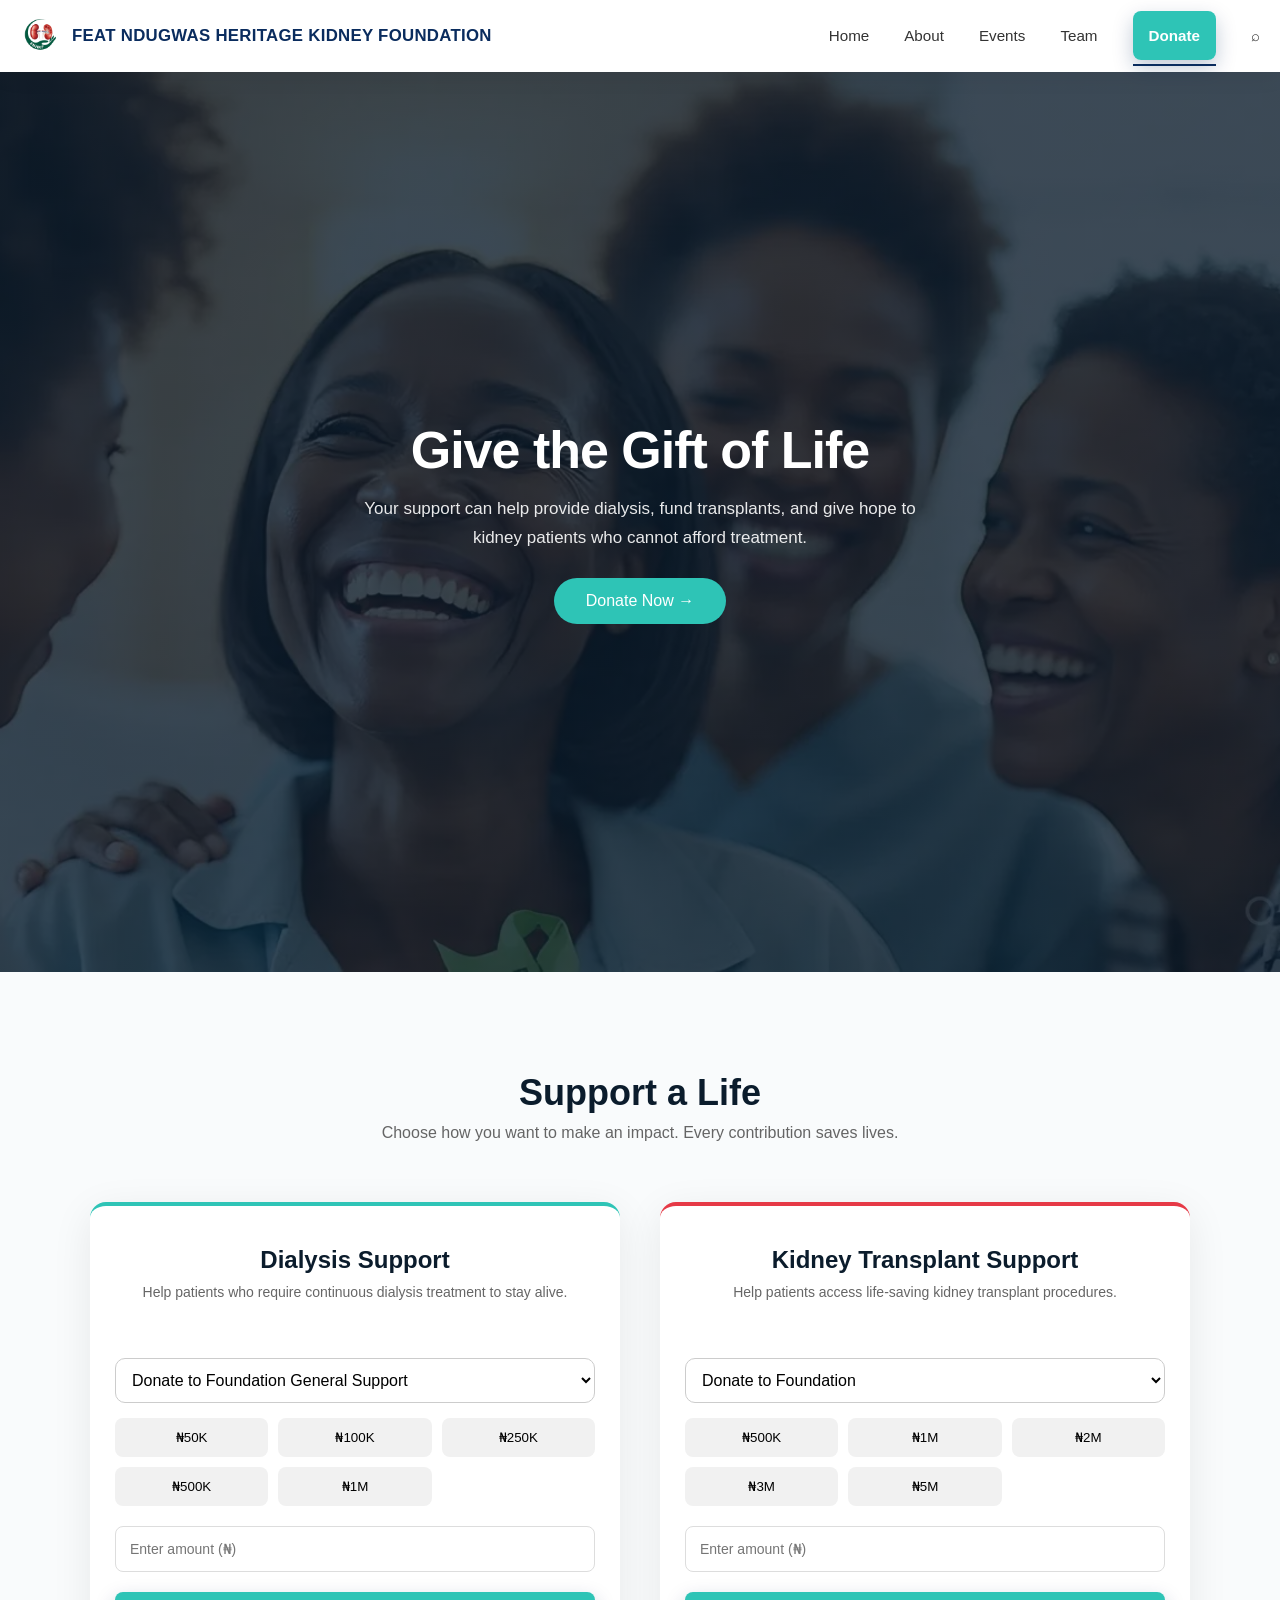
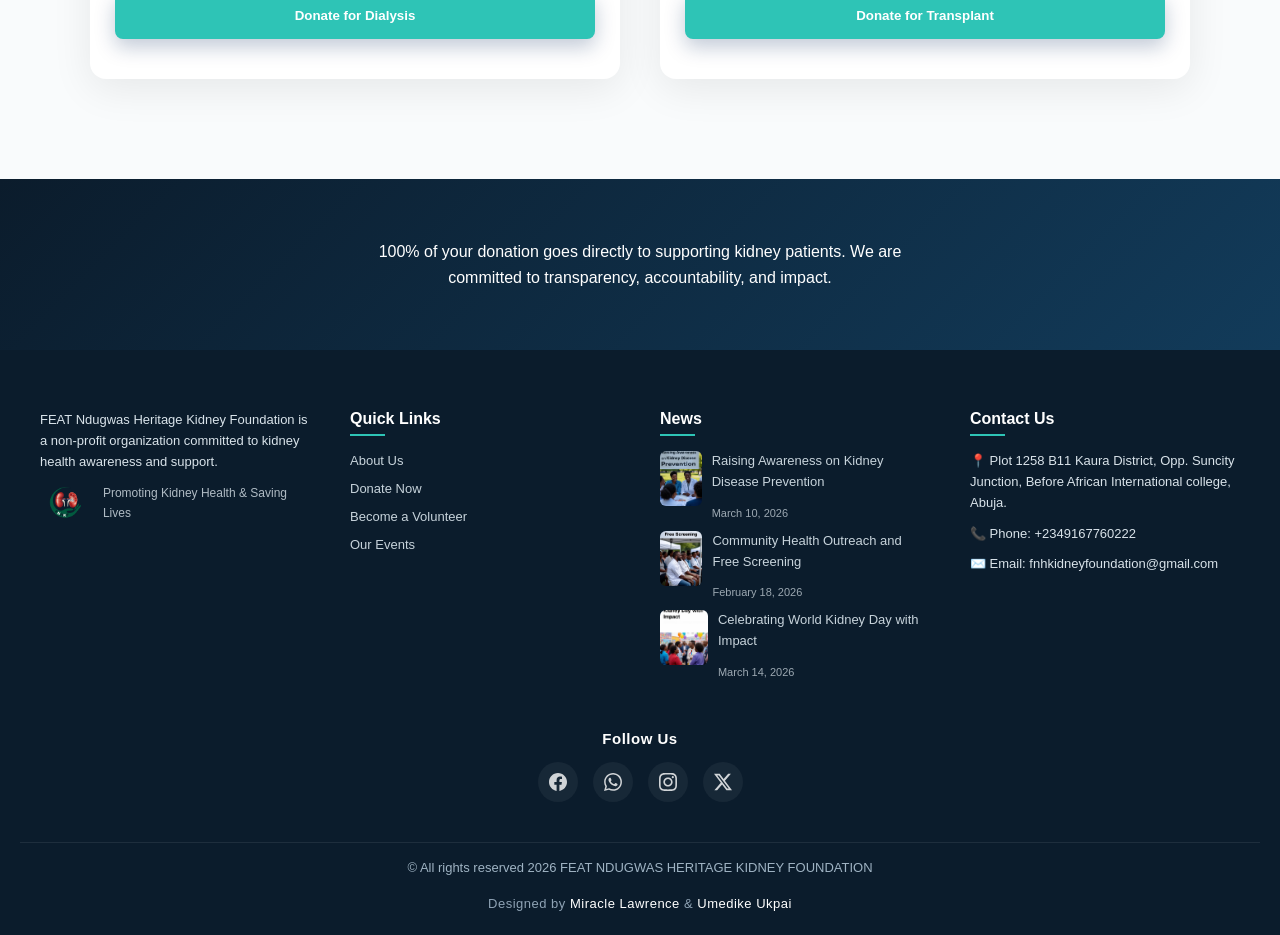
<file: donate.html>
<!doctype html>
<html lang="en">
  <head>
    <meta charset="UTF-8" />
    <meta name="viewport" content="width=device-width, initial-scale=1.0" />
    <meta name="author" content="Miracle Lawrence" />
    <meta
      name="description"
      content="Support FEAT NDUGWAS Heritage Kidney Foundation in Abuja. Donate to improve kidney care, patient support, and community health initiatives."
    />

    <link rel="Icon" href="images/favicon.ico" />
    <link rel="stylesheet" href="css/main.css" />
    <script src="js/main.js" defer></script>
    <script src="js/hero.js" defer></script>
    <script src="js/donate.js" defer></script>
    <title>Donate - FEAT NDUGWAS HERITAGE KIDNEY FOUNDATION</title>
  </head>
  <body>
    <header>
      <nav class="navbar">
        <!-- Logo -->
        <!-- TOP ROW -->
        <div class="nav-top">
          <div class="logo">
            <a href="index.html">
              <img
                src="images/logo.webp"
                alt="FEAT Ndugwas Heritage Kidney Foundation Logo"
              />
            </a>
            <span> FEAT NDUGWAS HERITAGE KIDNEY FOUNDATION</span>
          </div>

          <!-- Hamburger -->
          <button class="hamburger" id="hamburger" aria-label="Toggle Menu">
            <!-- Hamburger Icon -->
            <svg class="icon-menu" viewBox="0 0 24 24" width="26" height="26">
              <path
                d="M3 6h18M3 12h18M3 18h18"
                stroke="#0a2c5e"
                stroke-width="2"
                stroke-linecap="round"
              />
            </svg>

            <!-- Close Icon -->
            <svg class="icon-close" viewBox="0 0 24 24" width="26" height="26">
              <path
                d="M6 6l12 12M18 6l-12 12"
                stroke="#0a2c5e"
                stroke-width="2"
                stroke-linecap="round"
              />
            </svg>

            <span class="menu-text">MENU</span>
          </button>
        </div>

        <!-- Nav Links -->
        <ul class="nav-links" id="navLinks">
          <li><a href="index.html">Home</a></li>
          <li><a href="about.html">About</a></li>
          <li><a href="events.html">Events</a></li>
          <li><a href="team.html">Team</a></li>
          <li><a href="donate.html" class="donate-btn">Donate</a></li>
          <li><a href="#" id="searchToggle">⌕</a></li>
        </ul>
        <div class="search-box" id="searchBox">
          <input
            type="text"
            id="desktopSearchInput"
            placeholder="Search services..."
          />
          <div class="search-results" id="desktopSearchResults"></div>
        </div>
      </nav>
      <!-- Mobile search -->
      <div class="mobile-search">
        <input type="text" placeholder="Search..." />
      </div>
    </header>
    <main>
      <section class="donate-hero">
        <div class="donate-hero-content">
          <h1>Give the Gift of Life</h1>
          <p>
            Your support can help provide dialysis, fund transplants, and give
            hope to kidney patients who cannot afford treatment.
          </p>
          <a href="#donate-form" class="give-btn">Donate Now →</a>
        </div>
      </section>

      <section class="donate-section" id="donate-form">
        <h1 class="donate-title">Support a Life</h1>
        <p class="donate-subtext">
          Choose how you want to make an impact. Every contribution saves lives.
        </p>

        <div class="donation-wrapper">
          <!-- DIALYSIS -->
          <div class="donation-box dialysis">
            <h2>Dialysis Support</h2>
            <p class="donation-desc">
              Help patients who require continuous dialysis treatment to stay
              alive.
            </p>

            <!-- PATIENT SELECT -->
            <label for="beneficiary-select">Select Beneficiary</label>
            <select
              id="beneficiary-select"
              class="patient-select dialysis-patient"
            >
              <option value="FNH Foundation">
                Donate to Foundation General Support
              </option>
            </select>

            <div class="amount-options">
              <button data-amount="50000">₦50K</button>
              <button data-amount="100000">₦100K</button>
              <button data-amount="250000">₦250K</button>
              <button data-amount="500000">₦500K</button>
              <button data-amount="1000000">₦1M</button>
            </div>

            <input
              type="number"
              placeholder="Enter amount (₦)"
              class="amount-input"
            />

            <button class="donate-btn" onclick="payWithPaystack('dialysis')">
              Donate for Dialysis
            </button>
          </div>

          <!-- TRANSPLANT -->
          <div class="donation-box transplant">
            <h2>Kidney Transplant Support</h2>
            <p class="donation-desc">
              Help patients access life-saving kidney transplant procedures.
            </p>

            <label for="transplant-patient-select">Select Patient</label>

            <select
              id="beneficiary-select"
              class="patient-select transplant-patient"
            >
              <option value="FNH Foundation">Donate to Foundation</option>
            </select>

            <div class="amount-options">
              <button data-amount="500000">₦500K</button>
              <button data-amount="1000000">₦1M</button>
              <button data-amount="2000000">₦2M</button>
              <button data-amount="3000000">₦3M</button>
              <button data-amount="5000000">₦5M</button>
            </div>

            <input
              type="number"
              placeholder="Enter amount (₦)"
              class="amount-input"
            />

            <button class="donate-btn" onclick="payWithPaystack('transplant')">
              Donate for Transplant
            </button>
          </div>
        </div>
      </section>

      <section class="donate-trust">
        <div class="container">
          <p>
            100% of your donation goes directly to supporting kidney patients.
            We are committed to transparency, accountability, and impact.
          </p>
        </div>
      </section>
    </main>
    <div class="overlay" id="overlay"></div>
    <footer class="footer">
      <div class="footer-container">
        <!-- Left Section -->
        <div class="footer-section">
          <p>
            FEAT Ndugwas Heritage Kidney Foundation is a non-profit organization
            committed to kidney health awareness and support.
          </p>
          <div class="logo">
            <img
              src="images/logo.webp"
              alt="FEAT Ndugwas Heritage Kidney Foundation Logo"
            />
            <p>Promoting Kidney Health & Saving Lives</p>
          </div>
        </div>

        <!-- Quick Links -->
        <div class="footer-section">
          <h4>Quick Links</h4>
          <ul>
            <li><a href="about.html">About Us</a></li>
            <li><a href="donate.html">Donate Now</a></li>
            <li>
              <a href="events.html#volunteer-section">Become a Volunteer</a>
            </li>
            <li><a href="events.html">Our Events</a></li>
          </ul>
        </div>

        <!-- News -->
        <div class="footer-section">
          <h4>News</h4>
          <ul class="news-list">
            <li>
              <img src="images/news1.webp" alt="Kidney Awareness Campaign" />
              <div>
                <p>
                  <a href="#">Raising Awareness on Kidney Disease Prevention</a>
                </p>
                <span>March 10, 2026</span>
              </div>
            </li>
            <li>
              <img src="images/news2.webp" alt="Health Outreach" />
              <div>
                <p>
                  <a href="#">Community Health Outreach and Free Screening</a>
                </p>
                <span>February 18, 2026</span>
              </div>
            </li>
            <li>
              <img src="images/news3.webp" alt="World Kidney Day" />
              <div>
                <p><a href="#">Celebrating World Kidney Day with Impact</a></p>
                <span>March 14, 2026</span>
              </div>
            </li>
          </ul>
        </div>

        <!-- Contact Us -->
        <div class="footer-section">
          <h4>Contact Us</h4>
          <p>
            📍 Plot 1258 B11 Kaura District, Opp. Suncity Junction, Before
            African International college, Abuja.
          </p>
          <p>📞 Phone: +2349167760222</p>
          <p>✉️ Email: fnhkidneyfoundation@gmail.com</p>
        </div>
      </div>

      <div class="footer-social">
        <h4>Follow Us</h4>
        <div class="social-icons">
          <a href="#" target="_blank" aria-label="Facebook">
            <img src="images/facebook.svg" alt="Facebook" />
          </a>
          <a href="#" target="_blank" aria-label="WhatsApp">
            <img src="images/whatsapp.svg" alt="WhatsApp" />
          </a>
          <a href="#" target="_blank" aria-label="Instagram">
            <img src="images/instagram.svg" alt="Instagram" />
          </a>
          <a href="#" target="_blank" aria-label="X">
            <img src="images/x.svg" alt="X (Twitter)" />
          </a>
        </div>
      </div>

      <div class="footer-bottom">
        <p>
          © All rights reserved 2026 FEAT NDUGWAS HERITAGE KIDNEY FOUNDATION
        </p>
      </div>
      <div class="designer">
        <p>
          Designed by
          <span>Miracle Lawrence</span> &
          <span>Umedike Ukpai</span>
        </p>
      </div>
    </footer>
    <div class="donation-modal" id="donationModal">
      <div class="modal-content">
        <span class="close-modal" id="closeModal">&times;</span>

        <h2>Thank You for Choosing to Donate ❤️</h2>

        <p class="intro-text">
          Your generosity is about to make a real difference in someone's life.
          Please follow the steps below to complete your donation:
        </p>

        <div class="steps">
          <p>
            <strong>Step 1:</strong> Transfer the amount below to our account
          </p>

          <h3 id="donationAmount">₦0</h3>
          <h4 id="selectedPatient" class="selected-patient">
            Beneficiary: FNH Foundation
          </h4>

          <div class="bank-details">
            <p><strong>Account Number:</strong> 0510034648</p>
            <p><strong>Bank:</strong> GT Bank</p>
            <p>
              <strong>Account Name:</strong> Feat Ndugwas Heritage Kidney
              Foundation
            </p>
          </div>

          <button class="copy-btn" onclick="copyAccount()">
            Copy Account Number
          </button>

          <p class="step-2">
            <strong>Step 2:</strong> After payment, send your receipt via
            WhatsApp
          </p>

          <a id="whatsappLink" target="_blank" class="whatsapp-btn">
            Send Receipt on WhatsApp
          </a>
        </div>

        <p class="thank-you-note">We sincerely appreciate your support 🙏</p>
      </div>
    </div>
  </body>
</html>
</file>
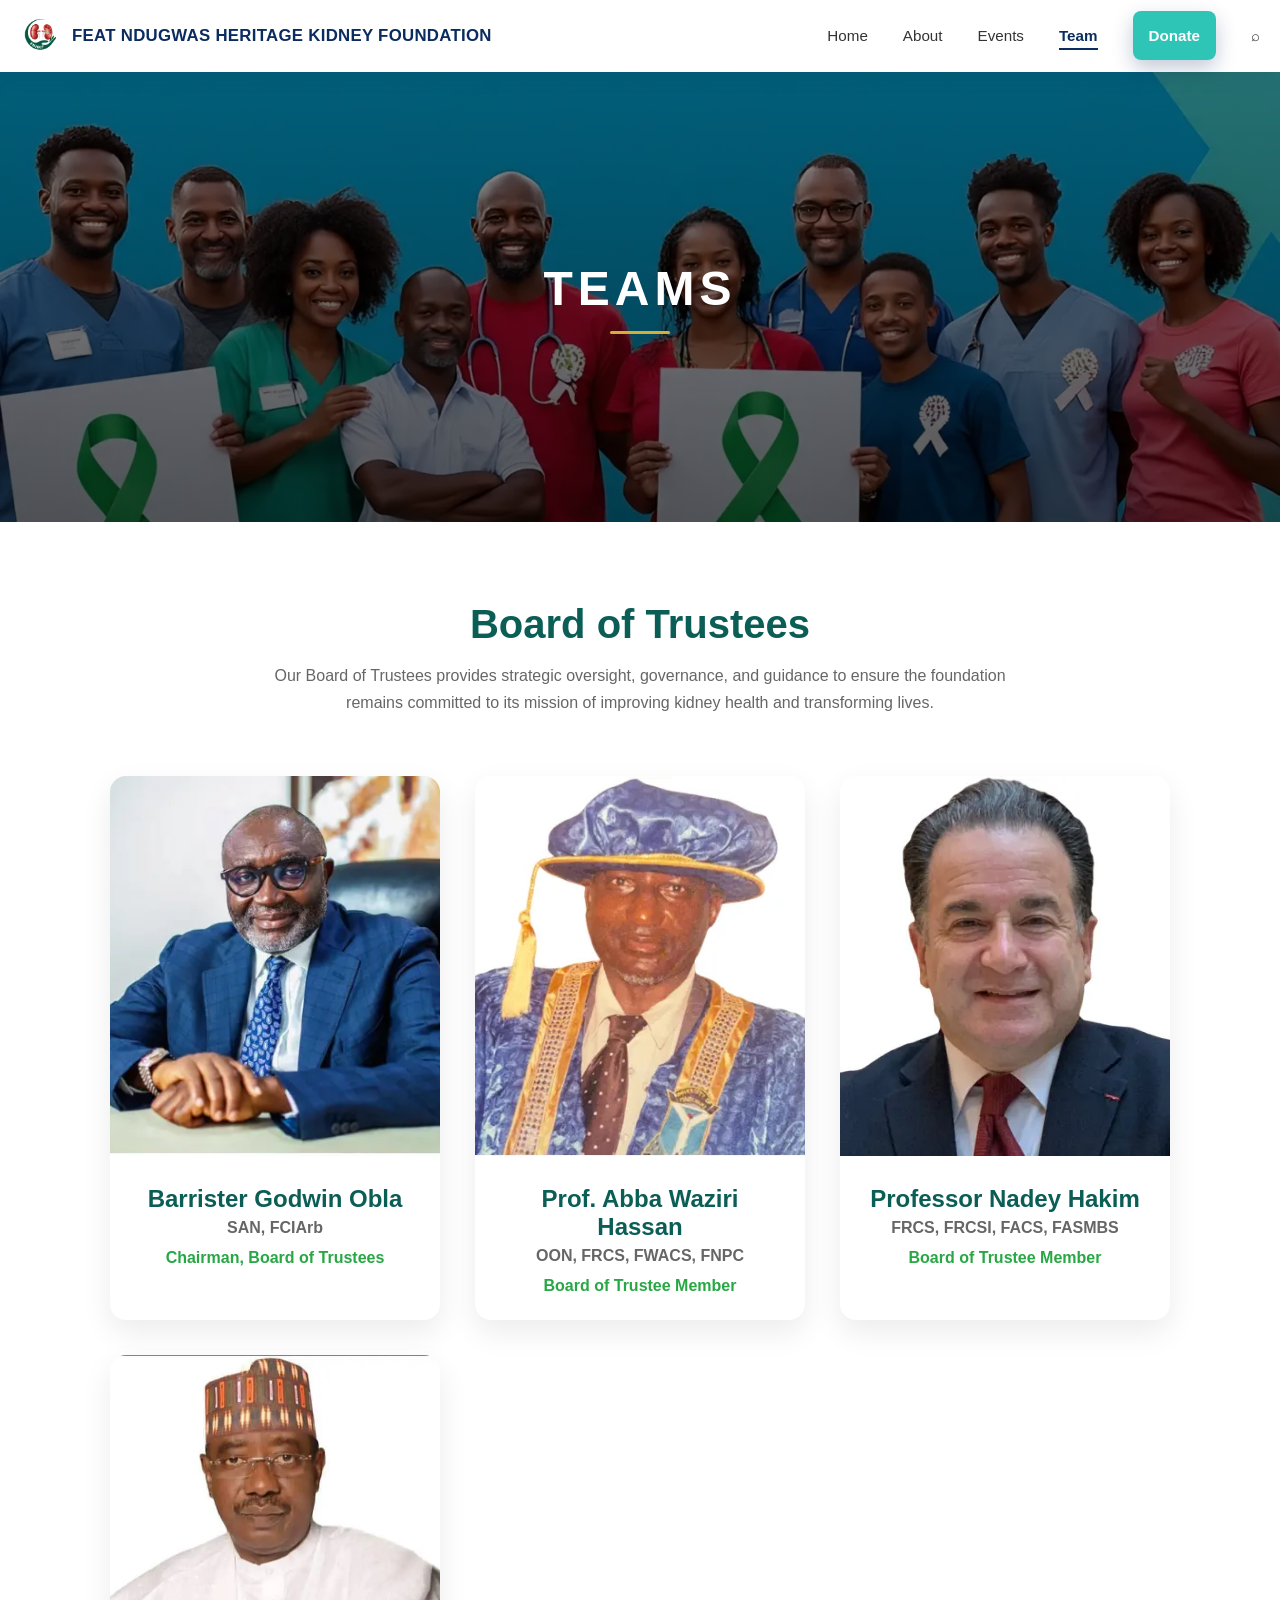
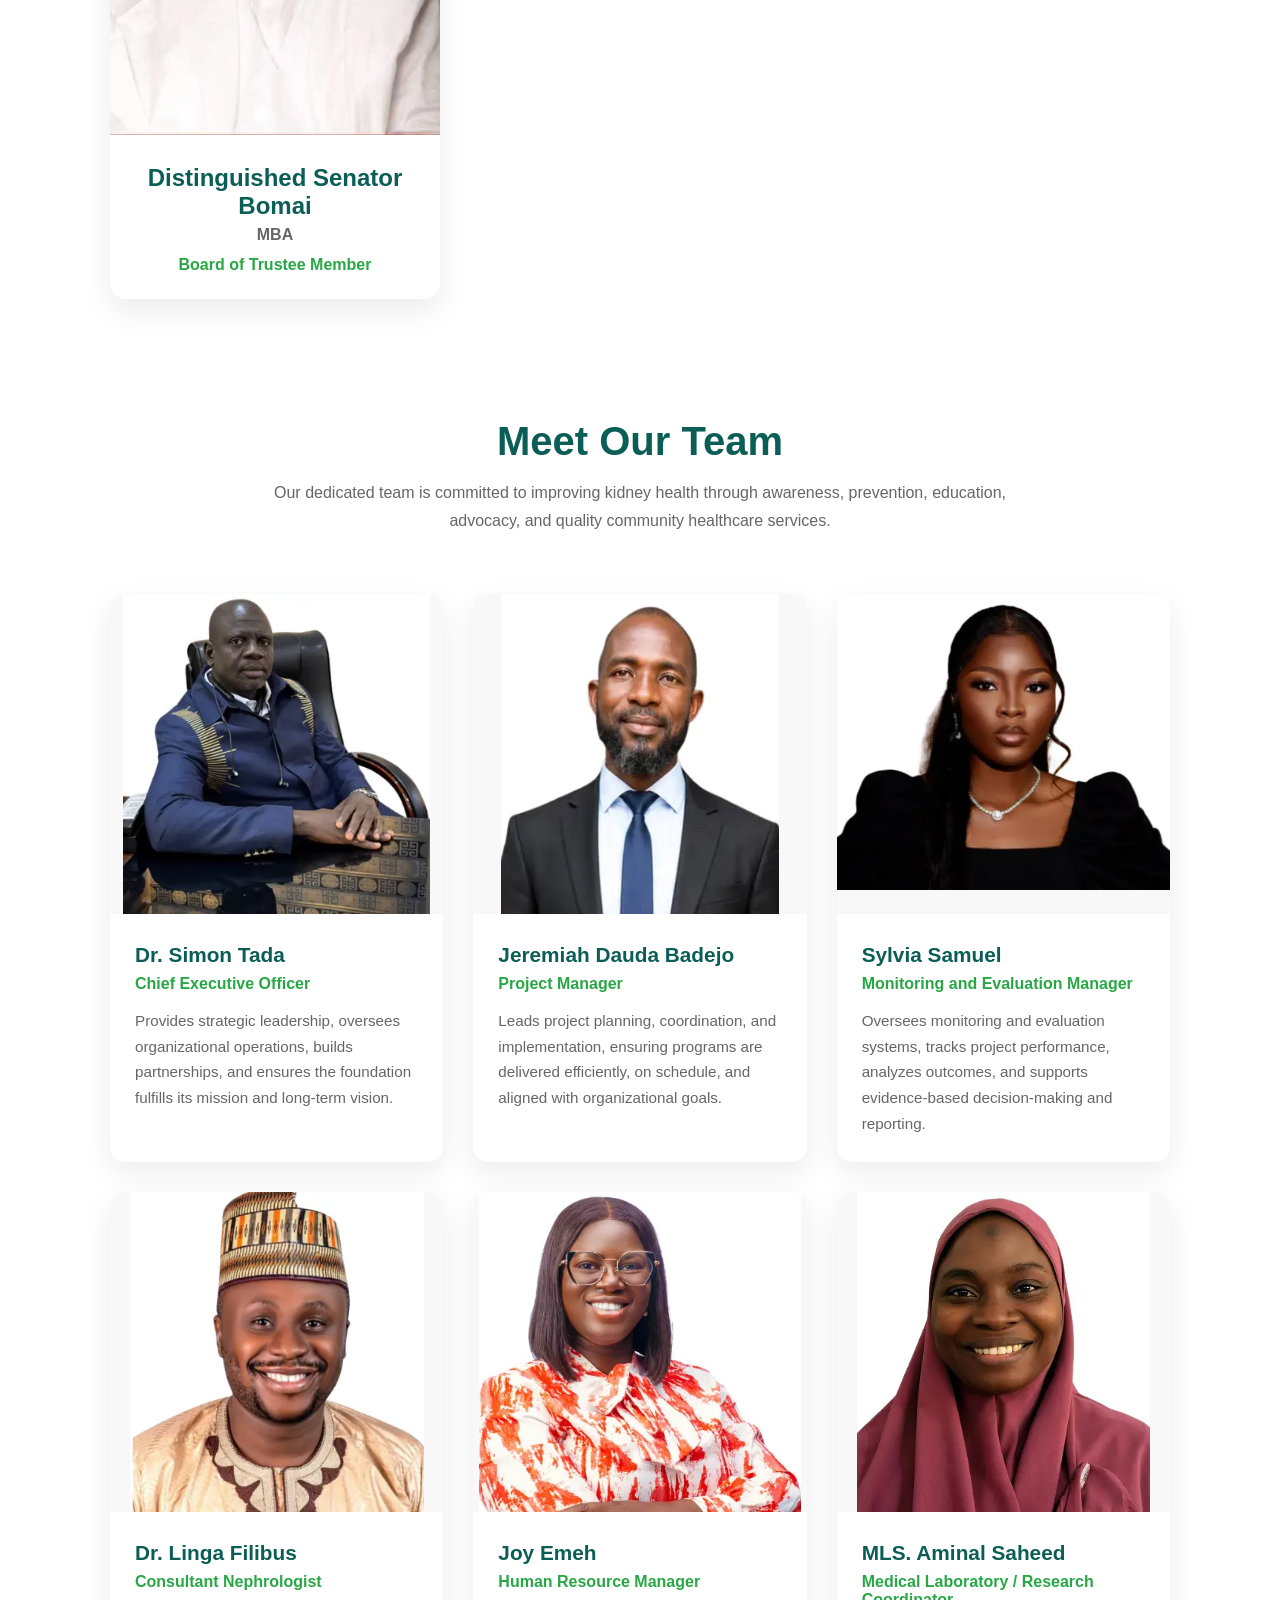
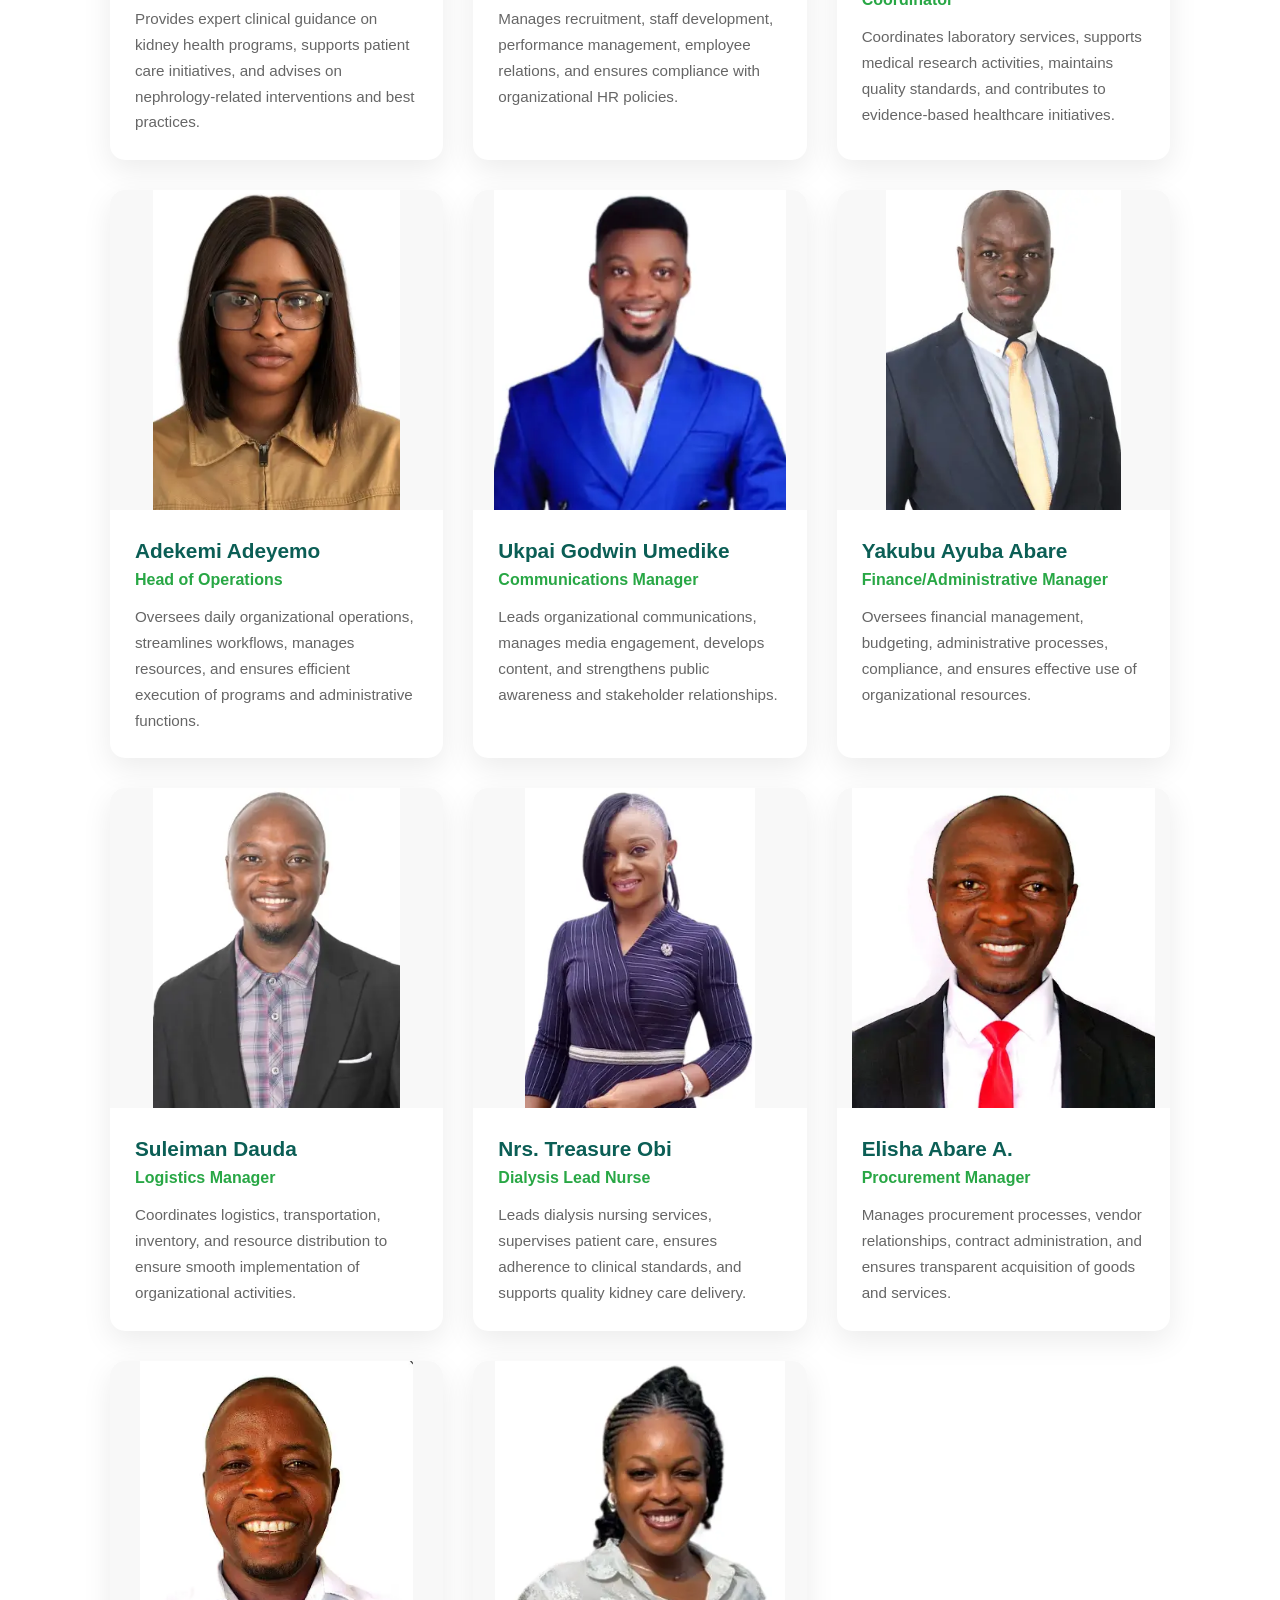
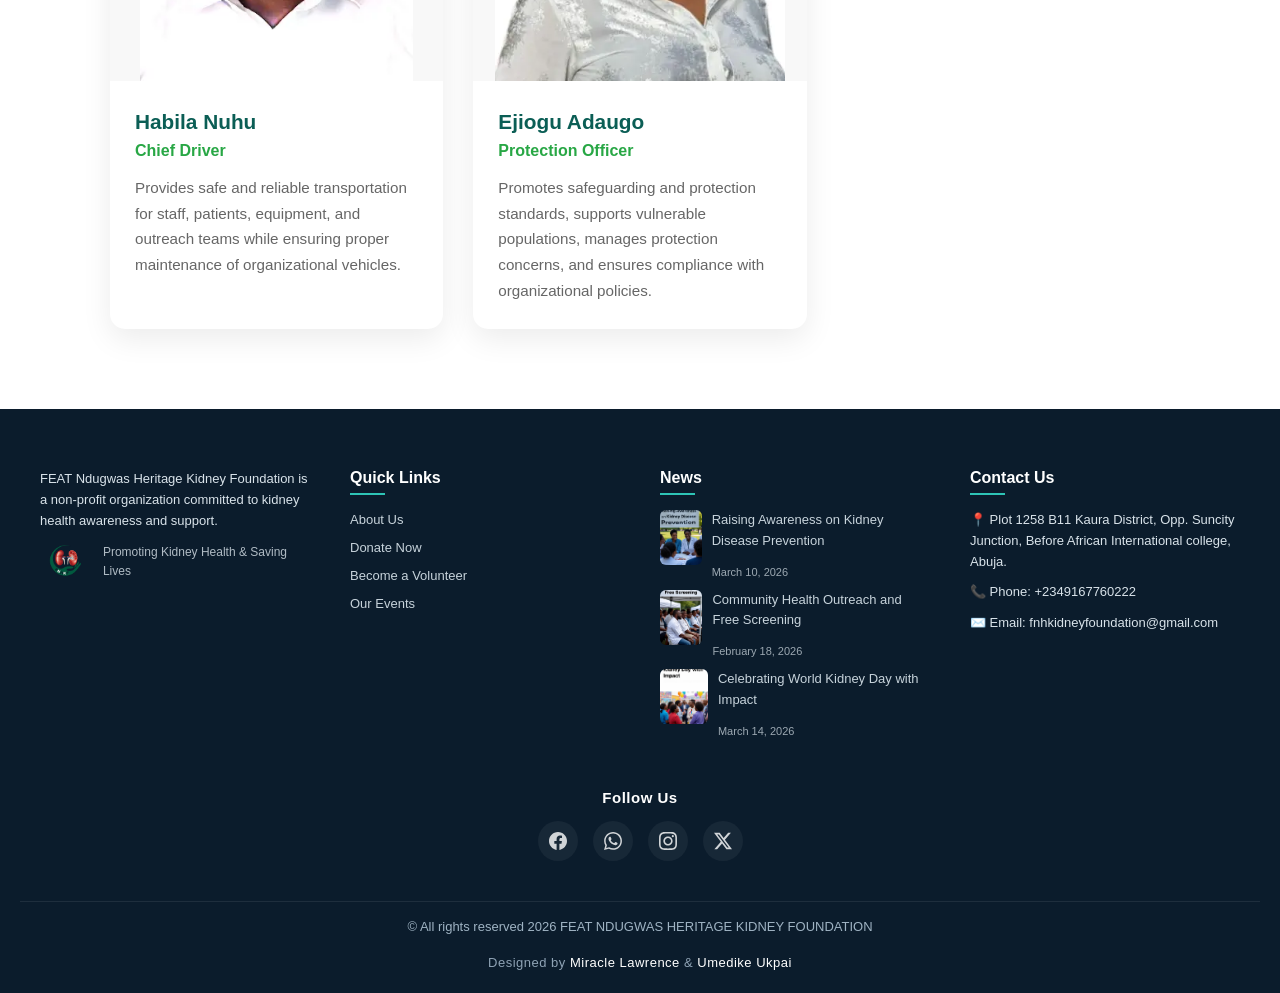
<file: team.html>
<!doctype html>
<html lang="en">
  <head>
    <meta charset="UTF-8" />
    <meta name="viewport" content="width=device-width, initial-scale=1.0" />
    <meta name="author" content="Miracle Lawrence" />
    <meta
      name="description"
      content="FEAT Ndugwas Heritage Kidney Foundation is a non-profit organization dedicated to promoting kidney health awareness, providing support to individuals affected by kidney disease, and advocating for better healthcare policies. Our mission is to save lives through education, early detection, and community outreach programs."
    />

    <link rel="Icon" href="images/favicon.ico" />
    <link rel="stylesheet" href="css/main.css" />
    <script src="js/main.js" defer></script>
    <script src="js/hero.js" defer></script>
    <script src="js/donate.js" defer></script>
    <script src="js/team.js" defer></script>
    <title>Team - FEAT NDUGWAS HERITAGE KIDNEY FOUNDATION</title>
  </head>
  <body>
    <header>
      <nav class="navbar">
        <!-- Logo -->
        <!-- TOP ROW -->
        <div class="nav-top">
          <div class="logo">
            <a href="index.html">
              <img
                src="images/logo.webp"
                alt="FEAT Ndugwas Heritage Kidney Foundation Logo"
              />
            </a>
            <span> FEAT NDUGWAS HERITAGE KIDNEY FOUNDATION</span>
          </div>

          <!-- Hamburger -->
          <button class="hamburger" id="hamburger" aria-label="Toggle Menu">
            <!-- Hamburger Icon -->
            <svg class="icon-menu" viewBox="0 0 24 24" width="26" height="26">
              <path
                d="M3 6h18M3 12h18M3 18h18"
                stroke="#0a2c5e"
                stroke-width="2"
                stroke-linecap="round"
              />
            </svg>

            <!-- Close Icon -->
            <svg class="icon-close" viewBox="0 0 24 24" width="26" height="26">
              <path
                d="M6 6l12 12M18 6l-12 12"
                stroke="#0a2c5e"
                stroke-width="2"
                stroke-linecap="round"
              />
            </svg>

            <span class="menu-text">MENU</span>
          </button>
        </div>

        <!-- Nav Links -->
        <ul class="nav-links" id="navLinks">
          <li><a href="index.html">Home</a></li>
          <li><a href="about.html">About</a></li>
          <li><a href="events.html">Events</a></li>
          <li><a href="team.html">Team</a></li>
          <li><a href="donate.html" class="donate-btn">Donate</a></li>
          <li><a href="#" id="searchToggle">⌕</a></li>
        </ul>
        <div class="search-box" id="searchBox">
          <input
            type="text"
            id="desktopSearchInput"
            placeholder="Search services..."
          />
          <div class="search-results" id="desktopSearchResults"></div>
        </div>
      </nav>
      <!-- Mobile search -->
      <div class="mobile-search">
        <input type="text" placeholder="Search..." />
      </div>
    </header>
    <main>

        <section class="event-hero">
        <div class="event-hero-overlay">
          <h1>Teams</h1>
        </div>
      </section>
    
      <section class="board-section">
    <div class="container">
        <div class="section-heading">
            <h1>Board of Trustees</h1>
            <p>
                Our Board of Trustees provides strategic oversight, governance,
                and guidance to ensure the foundation remains committed to its
                mission of improving kidney health and transforming lives.
            </p>
        </div>
        <div id="boardContainer" class="board-grid"></div>
    </div>
</section>

        <section class="team-section">

    <div class="container">

        <div class="section-heading">
            <h1>Meet Our Team</h1>
            <p>
                Our dedicated team is committed to improving kidney health through
                awareness, prevention, education, advocacy, and quality community
                healthcare services.
            </p>
        </div>

        <div id="teamContainer" class="team-grid"></div>

    </div>

</section>

    </main> 
 <div class="overlay" id="overlay"></div>
    <footer class="footer">
      <div class="footer-container">
        <!-- Left Section -->
        <div class="footer-section">
          <p>
            FEAT Ndugwas Heritage Kidney Foundation is a non-profit organization
            committed to kidney health awareness and support.
          </p>
          <div class="logo">
            <img
              src="images/logo.webp"
              alt="FEAT Ndugwas Heritage Kidney Foundation Logo"
            />
            <p>Promoting Kidney Health & Saving Lives</p>
          </div>
        </div>

        <!-- Quick Links -->
        <div class="footer-section">
          <h4>Quick Links</h4>
          <ul>
            <li><a href="about.html">About Us</a></li>
            <li><a href="donate.html">Donate Now</a></li>
            <li>
              <a href="events.html#volunteer-section">Become a Volunteer</a>
            </li>
            <li><a href="events.html">Our Events</a></li>
          </ul>
        </div>

        <!-- News -->
        <div class="footer-section">
          <h4>News</h4>
          <ul class="news-list">
            <li>
              <img src="images/news1.webp" alt="Kidney Awareness Campaign" />
              <div>
                <p>
                  <a href="#">Raising Awareness on Kidney Disease Prevention</a>
                </p>
                <span>March 10, 2026</span>
              </div>
            </li>
            <li>
              <img src="images/news2.webp" alt="Health Outreach" />
              <div>
                <p>
                  <a href="#">Community Health Outreach and Free Screening</a>
                </p>
                <span>February 18, 2026</span>
              </div>
            </li>
            <li>
              <img src="images/news3.webp" alt="World Kidney Day" />
              <div>
                <p><a href="#">Celebrating World Kidney Day with Impact</a></p>
                <span>March 14, 2026</span>
              </div>
            </li>
          </ul>
        </div>

        <!-- Contact Us -->
        <div class="footer-section">
          <h4>Contact Us</h4>
          <p>
            📍 Plot 1258 B11 Kaura District, Opp. Suncity Junction, Before
            African International college, Abuja.
          </p>
          <p>📞 Phone: +2349167760222</p>
          <p>✉️ Email: fnhkidneyfoundation@gmail.com</p>
        </div>
      </div>

      <div class="footer-social">
        <h4>Follow Us</h4>
        <div class="social-icons">
          <a href="#" target="_blank" aria-label="Facebook">
            <img src="images/facebook.svg" alt="Facebook" />
          </a>
          <a href="#" target="_blank" aria-label="WhatsApp">
            <img src="images/whatsapp.svg" alt="WhatsApp" />
          </a>
          <a href="#" target="_blank" aria-label="Instagram">
            <img src="images/instagram.svg" alt="Instagram" />
          </a>
          <a href="#" target="_blank" aria-label="X">
            <img src="images/x.svg" alt="X (Twitter)" />
          </a>
        </div>
      </div>

      <div class="footer-bottom">
        <p>
          © All rights reserved 2026 FEAT NDUGWAS HERITAGE KIDNEY FOUNDATION
        </p>
      </div>
      <div class="designer">
        <p>
          Designed by
          <span>Miracle Lawrence</span> &
          <span>Umedike Ukpai</span>
        </p>
      </div>
</footer>
    <div class="donation-modal" id="donationModal">
      <div class="modal-content">
        <span class="close-modal" id="closeModal">&times;</span>

        <h2>Thank You for Choosing to Donate ❤️</h2>

        <p class="intro-text">
          Your generosity is about to make a real difference in someone's life.
          Please follow the steps below to complete your donation:
        </p>

        <div class="steps">
          <p>
            <strong>Step 1:</strong> Transfer the amount below to our account
          </p>

          <h3 id="donationAmount">₦0</h3>
          <h4 id="selectedPatient" class="selected-patient">
            Beneficiary: FNH Foundation
          </h4>

          <div class="bank-details">
            <p><strong>Account Number:</strong> 0510034648</p>
            <p><strong>Bank:</strong> GT Bank</p>
            <p>
              <strong>Account Name:</strong> Feat Ndugwas Heritage Kidney
              Foundation
            </p>
          </div>

          <button class="copy-btn" onclick="copyAccount()">
            Copy Account Number
          </button>

          <p class="step-2">
            <strong>Step 2:</strong> After payment, send your receipt via
            WhatsApp
          </p>

          <a id="whatsappLink" target="_blank" class="whatsapp-btn">
            Send Receipt on WhatsApp
          </a>
        </div>

        <p class="thank-you-note">We sincerely appreciate your support 🙏</p>
      </div>
    </div>
  </body>
</html>
</file>
<file: css/main.css>
/* RESET */
* {
  margin: 0;
  padding: 0;
  box-sizing: border-box;
  font-family: "Segoe UI", sans-serif;
}
html, body {
  overflow-x: hidden;
}
/* NAVBAR */
.navbar {
  position: sticky;
  top: 0;
  z-index: 1000;
  background: rgba(255, 255, 255, 0.9);
  -webkit-backdrop-filter: blur(14px);
  backdrop-filter: blur(14px);
  box-shadow: 0 4px 25px rgba(0, 0, 0, 0.06);
  display: flex;
  flex-direction: column;
  padding: 15px 20px;
  justify-content: space-between;
}

/* TOP ROW */
.nav-top {
  display: flex;
  justify-content: space-between;
  align-items: center;
}

.navbar.shrink {
  padding: 10px 20px;
  box-shadow: 0 2px 15px rgba(0, 0, 0, 0.08);
}

/* LOGO */
.logo {
  display: flex;
  align-items: center;
  gap: 10px;
}

.logo img {
  width: 42px;
  height: 42px;
  object-fit: contain;
  display: block;
  border-radius: 10px;
}

.logo span {
  display: flex;
  align-items: center;
  height: 42px;
  line-height: 1;
  font-weight: 600;
  color: #0a2c5e;
  font-size: 1.05rem;
  letter-spacing: 0.3px;
}

/* NAV LINKS */
.nav-links {
  display: flex;
  list-style: none;
  gap: 35px;
  align-items: center;
  transition: right 0.4s cubic-bezier(0.77, 0, 0.175, 1);
}

.nav-links a.active {
  color: #0a2c5e;
  font-weight: 600;
}

.nav-links a.active::after {
  width: 100%;
}

/* DESKTOP CENTERING */
@media (min-width: 1024px) {
  .navbar {
    flex-direction: row; /* 🔥 make it horizontal */
    align-items: center;
    justify-content: space-between;
  }

  /* Remove nav-top wrapper effect */
  .nav-top {
    display: contents;
  }

  .nav-links {
    margin-left: auto; /* push to right */
  }
}

.nav-links a {
  text-decoration: none;
  color: #333;
  font-size: 0.95rem;
  position: relative;
  transition: 0.3s;
}

/* Hover underline */
.nav-links a::after {
  content: "";
  width: 0;
  height: 2px;
  background: #0a2c5e;
  position: absolute;
  left: 0;
  bottom: -6px;
  transition: 0.3s;
}

.nav-links a:hover::after {
  width: 100%;
}

/* DONATE BUTTON */
.donate-btn {
  background: linear-gradient(135deg, #0a2c5e, #1e63d5);
  color: white !important;
  padding: 10px 20px;
  border-radius: 30px;
  font-weight: 600;
  box-shadow: 0 8px 20px rgba(10, 44, 94, 0.25);
}

.donate-btn:hover {
  transform: translateY(-2px);
}

/* DESKTOP SEARCH BOX */
.search-box {
  position: absolute;
  top: 70px;
  right: 20px;
  width: 0;
  overflow: hidden;
  transition: 0.3s ease;
}

.search-box input {
  width: 260px;
  padding: 12px 15px;
  border-radius: 25px;
  border: none;
  outline: none;
  box-shadow: 0 5px 20px rgba(0, 0, 0, 0.1);
}

/* ACTIVE */
.search-box.active {
  width: 270px;
}

.search-box input:focus,
.mobile-search input:focus {
  box-shadow: 0 0 0 3px rgba(30, 99, 213, 0.15);
}

/* HAMBURGER */
/* HAMBURGER BUTTON */
.hamburger {
  display: none;
  align-items: center;
  gap: 8px;
  background: none;
  border: none;
  cursor: pointer;
}

/* Icons */
.icon-close {
  display: none;
}

/* Toggle icons */
.hamburger.active .icon-menu {
  display: none;
}

.hamburger.active .icon-close {
  display: block;
}

/* MENU TEXT */
.menu-text {
  font-size: 0.8rem;
  font-weight: 600;
  color: #0a2c5e;
  letter-spacing: 1px;
}

.icon-menu,
.icon-close {
  transition:
    opacity 0.3s ease,
    transform 0.3s ease;
}

.hamburger.active .icon-close {
  transform: rotate(90deg);
}

/* MOBILE SEARCH */
.mobile-search {
  display: none;
  width: 100%;
  padding: 10px 20px;
  background: white;
}

.mobile-search input {
  width: 100%;
  padding: 12px 15px;
  border-radius: 25px;
  border: none;
  outline: none;
  box-shadow: 0 5px 15px rgba(0, 0, 0, 0.08);
}

/* SEARCH RESULTS */
.search-results {
  margin-top: 8px;
  background: white;
  border-radius: 10px;
  box-shadow: 0 10px 25px rgba(0, 0, 0, 0.1);
  overflow: hidden;
  display: none;
}

.search-results div {
  padding: 10px;
  cursor: pointer;
}

.search-results div:hover {
  background: #f2f6ff;
}

/* OVERLAY */
.overlay {
  position: fixed;
  top: 0;
  left: 0;
  width: 100%;
  height: 100%;
  background: rgba(0, 0, 0, 0.3);
  -webkit-backdrop-filter: blur(5px);
  backdrop-filter: blur(5px);
  opacity: 0;
  visibility: hidden;
  transition: 0.3s;
  z-index: 900;
}

.overlay.active {
  opacity: 1;
  visibility: visible;
}

/* FOOTER BASE */
.footer {
  background: #0b1c2c; /* deep navy */
  color: #d9e3ea;
  padding: 60px 20px 20px;
  font-family: "Segoe UI", Tahoma, sans-serif;
}

.footer-container {
  display: grid;
  grid-template-columns: repeat(auto-fit, minmax(220px, 1fr));
  gap: 40px;
  max-width: 1200px;
  margin: auto;
}

/* SECTION TITLES */
.footer-section h4 {
  font-size: 16px;
  margin-bottom: 15px;
  color: #ffffff;
  position: relative;
}

.footer-section h4::after {
  content: "";
  display: block;
  width: 35px;
  height: 2px;
  background: #2ec4b6; /* accent */
  margin-top: 6px;
}

/* LOGO AREA */
.footer .logo img {
  width: 55px;
  margin-bottom: 10px;
}

.footer .logo h3 {
  font-size: 14px;
  margin: 5px 0;
  color: #ffffff;
}

.footer .logo p {
  font-size: 12px;
  opacity: 0.8;
}

/* TEXT */
.footer p {
  font-size: 13px;
  line-height: 1.6;
}

/* LINKS */
.footer ul {
  list-style: none;
  padding: 0;
}

.footer ul li {
  margin-bottom: 10px;
}

.footer ul li a {
  text-decoration: none;
  color: #c7d3db;
  font-size: 13px;
  transition: 0.3s ease;
}

.footer ul li a:hover {
  color: #2ec4b6;
  padding-left: 5px;
}

/* NEWS */
.news-list li {
  display: flex;
  gap: 10px;
  margin-bottom: 15px;
}

.news-list img {
  width: 55px;
  height: 55px;
  object-fit: cover;
  border-radius: 6px;
}

.news-list p {
  font-size: 13px;
  margin: 0;
}

.news-list span {
  font-size: 11px;
  opacity: 0.7;
}

/* CONTACT */
.footer-section p {
  margin-bottom: 10px;
}

/* BOTTOM BAR */
.footer-bottom {
  border-top: 1px solid rgba(255, 255, 255, 0.08);
  margin-top: 40px;
  padding-top: 15px;
  text-align: center;
  font-size: 12px;
  color: #9fb3c3;
}

.designer {
  text-align: center;
  margin-top: 15px;
  font-size: 12px;
  color: #8fa3b5;
  letter-spacing: 0.5px;
}

.designer p {
  margin: 0;
}

.designer span {
  color: #ffffff;
  font-weight: 500;
}

/* subtle hover effect */
.designer span:hover {
  color: #2ec4b6;
  cursor: pointer;
  transition: 0.3s ease;
}

/* SOCIAL SECTION */
.footer-social {
  text-align: center;
  margin-top: 40px;
}

.footer-social h4 {
  color: #ffffff;
  font-size: 15px;
  margin-bottom: 15px;
  letter-spacing: 0.5px;
}

/* ICONS CONTAINER */
.social-icons {
  display: flex;
  justify-content: center;
  gap: 15px;
}

/* ICON STYLE */
.social-icons a {
  width: 40px;
  height: 40px;
  background: rgba(255, 255, 255, 0.05);
  border-radius: 50%;
  display: flex;
  align-items: center;
  justify-content: center;
  transition: all 0.3s ease;
}

/* SVG IMAGE */
.social-icons img {
  width: 18px;
  height: 18px;
  opacity: 0.8;
}

/* HOVER EFFECT (premium feel) */
.social-icons a:hover {
  background: #2ec4b6;
  transform: translateY(-3px);
}

.social-icons a:hover img {
  opacity: 1;
  filter: brightness(0) invert(1); /* makes SVG white on hover */
}

/* HERO BASE */
.hero {
  height: 100vh;
  position: relative;
  overflow: hidden;
}

/* SLIDES */
.hero-slide {
  position: absolute;
  width: 100%;
  height: 100%;
  background-size: cover;
  background-position: center;
  opacity: 0;
  transition: opacity 1s ease-in-out;
}

/* DARK OVERLAY (important for readability) */
.hero-slide::before {
  content: "";
  position: absolute;
  inset: 0;
  background: rgba(0, 0, 0, 0.45);
}

/* ACTIVE SLIDE */
.hero-slide.active {
  opacity: 1;
  z-index: 1;
}

/* CONTENT */
.hero-content {
  position: absolute;
  bottom: 20%;
  left: 8%;
  color: #fff;
  max-width: 500px;
  z-index: 2;
  opacity: 0;
  transform: translateY(20px);
}

/* ACTIVE TRIGGER */
.hero-slide.active .hero-content {
  opacity: 1;
  transform: translate(0, 0);
  transition: all 0.8s ease;
}

/* VARIATIONS */

/* Fade Up */
.fade-up {
  transform: translateY(40px);
}

/* Slide from Left */
.slide-left {
  transform: translateX(-60px);
}

/* Slide from Right */
.slide-right {
  transform: translateX(60px);
}

/* Fade Down */
.fade-down {
  transform: translateY(-40px);
}

/* Zoom In */
.zoom-in {
  transform: scale(0.8);
}

.hero-content h1 {
  font-size: 40px;
  margin-bottom: 10px;
  transition-delay: 0.2s;
}

.hero-content p {
  font-size: 16px;
  margin-bottom: 20px;
  transition-delay: 0.2s;
}

.hero-content a {
   transition-delay: 0.2s;
}

/* BUTTON */
.btn-primary {
  background: #2ec4b6;
  color: #fff;
  padding: 12px 25px;
  text-decoration: none;
  border-radius: 4px;
  font-size: 14px;
  transition: 0.3s;
}

.btn-primary:hover {
  background: #26a69a;
}

/* PROBLEM SECTION */
.problem {
  padding: 80px 20px;
  text-align: center;
  background: #f7fbfc;
}

.problem h2 {
  font-size: 32px;
  margin-bottom: 15px;
}

.problem p {
  max-width: 700px;
  margin: auto;
  font-size: 16px;
  line-height: 1.7;
  color: #555;
}


/* IMPACT SECTION */
.impact {
  padding: 60px 20px;
  background: #ffffff;
}

.impact .container {
  display: flex;
  justify-content: center;
  gap: 40px;
  flex-wrap: wrap;
}

.impact-box {
  text-align: center;
}

.impact-box h3 {
  font-size: 28px;
  color: #2ec4b6;
}

.impact-box p {
  font-size: 14px;
  color: #666;
}

/* FOUNDATION SECTION */

.about-foundation {
  padding: 80px 20px;
  background: #f7fbfc;
  text-align: center;
}

.about-foundation p {
  max-width: 700px;
  margin: auto;
  line-height: 1.7;
  color: #555;
}

/* CASES SECTION */
/* CASE SECTION */
.cases {
  padding: 100px 20px;
  text-align: center;
}

/* GRID */
.case-grid {
  display: grid;
  grid-template-columns: repeat(auto-fit, minmax(260px, 1fr));
  gap: 30px;
  margin-top: 40px;
}

/* GLASS CARD */
.case-card {
  background: rgba(255, 255, 255, 0.08);
  -webkit-backdrop-filter: blur(12px);
  backdrop-filter: blur(12px);
  border-radius: 12px;
  border: 1px solid rgba(255,255,255,0.15);
  overflow: hidden;
  padding-bottom: 20px;
  color: #fff;
  transition: all 0.3s ease;
}

/* HOVER EFFECT */
.case-card:hover {
  transform: translateY(-8px);
  box-shadow: 0 15px 35px rgba(0,0,0,0.3);
}

/* IMAGE */
.case-card img {
  width: 100%;
  height: 180px;
  object-fit: cover;
}

/* TEXT */
.case-card h3 {
  margin: 15px;
  font-size: 18px;
}

.case-card p {
  margin: 0 15px 10px;
  font-size: 14px;
  opacity: 0.9;
}

/* PROGRESS BAR */
.progress-bar {
  height: 6px;
  background: rgba(255,255,255,0.2);
  margin: 10px 15px;
  border-radius: 5px;
  overflow: hidden;
}

.progress {
  height: 100%;
  background: #2ec4b6;
  border-radius: 5px;
}

/* AMOUNT */
.amount {
  font-size: 13px;
  margin: 10px 15px;
}

/* BUTTON */
.case-card .btn-primary {
  display: inline-block;
  margin: 10px 15px;
}

.cta {
  padding: 70px 20px;
  text-align: center;
  background: #0b1c2c;
  color: #fff;
}

.cta h2 {
  font-size: 28px;
  margin-bottom: 10px;
}

.cta p {
  margin-bottom: 20px;
}

/* BACKGROUND WRAPPER */
.parallax-bg {
  background: url("../images/parallax-bg.webp") center/cover no-repeat fixed;
  position: relative;
}

/* OPTIONAL DARK OVERLAY (very important for readability) */
.parallax-bg::before {
  content: "";
  position: absolute;
  inset: 0;
  background: rgba(11, 28, 44, 0.75); /* matches your theme */
  z-index: 0;
}

/* MAKE CONTENT ABOVE OVERLAY */
.parallax-bg section {
  position: relative;
  z-index: 1;
  background: transparent;
  color: #fff;
}

/* IMPROVE TEXT VISIBILITY */
.parallax-bg p {
  color: #d9e3ea;
}



.patient-story {
    padding: 80px 20px;
    background: transparent; /* or remove if your page already has a dark background */
}

.patient-story .container {
    max-width: 1100px;
    margin: 0 auto;
}

.section-header {
    text-align: center;
    margin-bottom: 50px;
}

.section-tag {
    display: inline-flex;
    align-items: center;
    gap: 8px;
    background: rgba(59, 130, 246, 0.15);
    color: #60a5fa;
    border: 1px solid rgba(96, 165, 250, 0.4);
    padding: 10px 22px;
    border-radius: 50px;
    font-size: 0.9rem;
    font-weight: 700;
    letter-spacing: 1px;
    text-transform: uppercase;
    margin-bottom: 18px;
    
}

.section-header h3 {
    font-size: 2rem;
    color: #ffffff;
    margin-bottom: 15px;
}

.section-header p {
    max-width: 700px;
    margin: 0 auto;
    color: #d6d6d6;
    line-height: 1.8;
}

.video-wrapper {
    position: relative;
    width: 100%;
    aspect-ratio: 16 / 9;
    overflow: hidden;
    border-radius: 15px;
    box-shadow: 0 12px 30px rgba(0, 0, 0, 0.35);
    margin-bottom: 45px;
}

.video-wrapper iframe {
    width: 100%;
    height: 100%;
    border: none;
}

.story-content {
    text-align: center;
    max-width: 800px;
    margin: auto;
}

.story-content h3 {
    font-size: 1.4rem;
    margin-bottom: 20px;
    color: #ffffff;
}

.story-content p {
    color: #d6d6d6;
    line-height: 1.9;
    margin-bottom: 20px;
}

.support-btn {
    display: inline-block;
    margin-top: 15px;
    padding: 14px 32px;
    background: #e63946;
    color: #ffffff;
    text-decoration: none;
    border-radius: 50px;
    font-weight: 600;
    transition: all 0.3s ease;
}

.support-btn:hover {
    background: #ff4d5a;
    transform: translateY(-3px);
    box-shadow: 0 8px 20px rgba(230, 57, 70, 0.35);
}

@media (max-width: 768px) {
    .patient-story {
        padding: 60px 15px;
    }

    .section-header h2 {
        font-size: 1.5rem;
    }

    .story-content h3 {
        font-size: 1.4rem;
    }

    .section-header p,
    .story-content p {
        font-size: 0.95rem;
    }
}


.ceo-message {
    padding: 90px 20px;
    background: #ffffff;
}

.ceo-message .container {
    max-width: 1100px;
    margin: auto;
}

.ceo-tag {
    display: inline-block;
    padding: 10px 22px;
    background: rgba(37, 99, 235, 0.1);
    border: 1px solid rgba(37, 99, 235, 0.2);
    color: #2563eb;
    border-radius: 50px;
    font-size: 0.9rem;
    font-weight: 700;
    text-transform: uppercase;
    letter-spacing: 1px;
    margin-bottom: 18px;
}

.ceo-message .section-header {
    text-align: center;
    margin-bottom: 50px;
}

.ceo-message h3 {
    color: #1f2937;
    font-size: 2rem;
    margin-bottom: 18px;
}

.ceo-message .section-header p {
    color: #4b5563;
    max-width: 720px;
    margin: auto;
    line-height: 1.9;
}

.message-content {
    max-width: 820px;
    margin: 45px auto 0;
    text-align: center;
}

.message-content h3 {
    color: #1f2937;
    font-size: 1.8rem;
    margin-bottom: 20px;
}

.message-content p {
    color: #4b5563;
    line-height: 1.9;
    margin-bottom: 20px;
}

.learn-btn {
    display: inline-block;
    margin-top: 15px;
    padding: 14px 34px;
    background: #2563eb;
    color: #ffffff;
    text-decoration: none;
    border-radius: 40px;
    font-weight: 600;
    transition: all 0.3s ease;
}

.learn-btn:hover {
    background: #1d4ed8;
    transform: translateY(-3px);
    box-shadow: 0 10px 25px rgba(37, 99, 235, 0.25);
}


.community-outreach {
    padding: 90px 20px;
    background: #0f172a;
}

.community-outreach .container {
    max-width: 1100px;
    margin: auto;
}

.outreach-tag {
    display: inline-block;
    padding: 10px 22px;
    background: rgba(16, 185, 129, 0.15);
    color: #34d399;
    border: 1px solid rgba(52, 211, 153, 0.35);
    border-radius: 50px;
    text-transform: uppercase;
    letter-spacing: 1px;
    font-size: 0.9rem;
    font-weight: 700;
    margin-bottom: 18px;
}

.community-outreach .section-header {
    text-align: center;
    margin-bottom: 50px;
}

.community-outreach h3 {
    color: #ffffff;
    font-size: 2rem;
    margin-bottom: 18px;
}

.community-outreach .section-header p {
    color: #d1d5db;
    max-width: 750px;
    margin: auto;
    line-height: 1.9;
}

.outreach-content {
    max-width: 850px;
    margin: 45px auto 0;
    text-align: center;
}

.outreach-content h3 {
    color: #ffffff;
    font-size: 1.8rem;
    margin-bottom: 20px;
}

.outreach-content p {
    color: #d1d5db;
    line-height: 1.9;
    margin-bottom: 20px;
}

.outreach-btn {
    display: inline-block;
    margin-top: 15px;
    padding: 14px 34px;
    background: #10b981;
    color: #ffffff;
    text-decoration: none;
    border-radius: 40px;
    font-weight: 600;
    transition: all 0.3s ease;
}

.outreach-btn:hover {
    background: #059669;
    transform: translateY(-3px);
    box-shadow: 0 10px 25px rgba(16, 185, 129, 0.3);
}



/* FULL HERO */
.about-hero {
  position: relative;
  height: 100vh;
  overflow: hidden;
}

/* IMAGE */
.about-hero-image img {
  width: 100%;
  height: 100%;
  object-fit: cover;
}

/* TEXT SIDE */
.about-hero-text {
  position: absolute;
  top: 0;
  right: 0;
  width: 50%;
  height: 100%;

  display: flex;
  align-items: center;
  padding: 60px;

  /* transparent overlay */
  background: rgba(11, 28, 44, 0.65);
  -webkit-backdrop-filter: blur(10px);
  backdrop-filter: blur(10px);

  color: #fff;

  /* CURVED EDGE 🔥 */
  clip-path: ellipse(100% 100% at 100% 50%);
}

/* CONTENT */
.about-hero-text .content {
  max-width: 450px;
}

.about-hero-text h2 {
  font-size: 40px;
  margin-bottom: 20px;
}

.about-hero-text p {
  font-size: 16px;
  line-height: 1.7;
  margin-bottom: 25px;
}

/* BUTTON */
.story-btn {
  background: #2ec4b6;
  border: none;
  padding: 12px 25px;
  color: #fff;
  border-radius: 4px;
  cursor: pointer;
  transition: 0.3s ease;
}

.story-btn:hover {
  background: #26a69a;
  transform: translateY(-2px);
}

/* SECTION */
.our-story {
  padding: 100px 20px;
  background: #f7fbfc;
}

/* CONTAINER */
.story-container {
  max-width: 1200px;
  margin: auto;
  display: flex;
  align-items: center;
  gap: 60px;
  flex-wrap: wrap;
}

/* IMAGE SIDE */
.story-image {
  flex: 1;
  display: flex;
  justify-content: center;
}

/* HEXAGON SHAPE */
.hexagon {
  width: 500px;
  height: 430px;
  position: relative;
  clip-path: polygon(
    50% 0%, 
    90% 25%, 
    90% 75%, 
    50% 100%, 
    10% 75%, 
    10% 25%
  );
  overflow: hidden;
  transition: 0.4s ease;
}

/* IMAGE */
.hexagon img {
  width: 100%;
  height: 100%;
  object-fit: cover;
}

/* HOVER EFFECT */
.hexagon:hover {
  transform: scale(1.05) rotate(1deg);
}

/* TEXT SIDE */
.story-text {
  flex: 1;
  max-width: 550px;
}

.story-text h2 {
  font-size: 34px;
  margin-bottom: 20px;
  color: #0b1c2c;
}

.story-text p {
  font-size: 15px;
  line-height: 1.8;
  color: #555;
  margin-bottom: 15px;
}




/* SECTION */
.vmc-section {
  padding: 100px 20px;
  background: #ffffff;
}

/* TOP (VISION + MISSION) */
.vmc-container {
  display: grid;
  grid-template-columns: repeat(2, 1fr);
  gap: 40px;
  max-width: 1100px;
  margin: auto;
}

/* CARD */
.vmc-card {
  background: #f7fbfc;
  padding: 40px;
  border-radius: 12px;
  text-align: left;
  transition: 0.3s ease;
}

.vmc-card:hover {
  transform: translateY(-5px);
}

.vmc-card img {
  width: 50px;
  margin-bottom: 15px;
}

.vmc-card h3 {
  font-size: 22px;
  margin-bottom: 10px;
  color: #0b1c2c;
}

.vmc-card p {
  font-size: 15px;
  line-height: 1.7;
  color: #555;
}

/* CORE VALUES SECTION */
.core-values {
  margin-top: 80px;
  text-align: center;
}

.core-values h3 {
  font-size: 28px;
  margin-bottom: 40px;
  color: #0b1c2c;
}

/* GRID */
.values-grid {
  display: grid;
  grid-template-columns: repeat(auto-fit, minmax(220px, 1fr));
  gap: 25px;
  max-width: 1100px;
  margin: auto;
}

/* VALUE CARD (SPECIAL DESIGN 🔥) */
.value-item {
  background: #ffffff;
  border-radius: 12px;
  padding: 30px 20px;
  text-align: center;

  /* premium effect */
  box-shadow: 0 8px 25px rgba(0,0,0,0.05);
  border-top: 3px solid #2ec4b6;

  transition: 0.3s ease;
}

.value-item:hover {
  transform: translateY(-6px);
  box-shadow: 0 12px 30px rgba(0,0,0,0.08);
}

/* ICON */
.value-item img {
  width: 40px;
  margin-bottom: 15px;
}



/* TEXT */
.value-item h4 {
  font-size: 16px;
  margin-bottom: 8px;
  color: #0b1c2c;
}

.value-item p {
  font-size: 13px;
  color: #555;
  line-height: 1.6;
}


/* SECTION */
.founder-section {
  padding: 100px 20px;
  background: #f7fbfc;
}

/* CONTAINER */
.founder-container {
  max-width: 1100px;
  margin: auto;
  display: flex;
  align-items: center;
  gap: 60px;
  flex-wrap: wrap;
}

/* IMAGE */
.founder-image {
  flex: 1;
  display: flex;
  justify-content: center;
}

.founder-image img {
  width: 280px;
  height: 280px;
  object-fit: cover;
  border-radius: 50%;
  box-shadow: 0 10px 30px rgba(0,0,0,0.1);
}

/* TEXT */
.founder-text {
  flex: 2;
  max-width: 600px;
  
}

.founder-text h2 {
  font-size: 32px;
  margin-bottom: 20px;
  color: #0b1c2c;
}

/* QUOTE STYLE */
.quote {
  font-size: 16px;
  line-height: 1.8;
  color: #555;
  margin-bottom: 15px;
  position: relative;
}

/* QUOTE DECORATION */
.quote::before {
  content: "“";
  font-size: 40px;
  color: #2ec4b6;
  position: absolute;
  left: -20px;
  top: -10px;
}

/* FOUNDER NAME */
.founder-name {
  display: block;
  margin-top: 20px;
  font-weight: 600;
  color: #0b1c2c;
}


/* SECTION */
.founder-teaser {
  position: relative;
  padding: 120px 20px; /* slightly increased for better effect */
  text-align: center;
  color: #fff;

  /* FIXED BACKGROUND */
  background: url("../images/founder-bg.webp") center/cover no-repeat;
  background-attachment: fixed;
}

/* DARK OVERLAY */
.founder-teaser::before {
  content: "";
  position: absolute;
  inset: 0;
  background: rgba(11, 28, 44, 0.7);
  z-index: 0;
}

/* CONTENT ABOVE OVERLAY */
.teaser-content {
  position: relative;
  z-index: 2;
}

/* QUOTE */
.teaser-quote {
  font-size: 22px; /* slightly bigger = more impact */
  font-style: italic;
  max-width: 700px;
  margin: 0 auto 20px;
  color: #fff;
  line-height: 1.7;
  position: relative;
}

/* QUOTE ICON */
.teaser-quote::before {
  content: "“";
  font-size: 50px;
  color: #2ec4b6;
  position: absolute;
  left: -25px;
  top: -15px;
}

/* LINK */
.teaser-link {
  font-size: 14px;
  color: #2ec4b6;
  text-decoration: none;
  font-weight: 500;
  transition: 0.3s ease;
}

.teaser-link:hover {
  text-decoration: underline;
  letter-spacing: 0.5px;
}



/* SECTION BASE */
.objectives-section {
  padding: 100px 20px;
  background: #f8fafc;
}

.container {
  max-width: 1200px;
  margin: auto;
}

/* HEADER */
.section-header {
  text-align: center;
  margin-bottom: 60px;
}

.subtitle {
  color: #2ec4b6;
  letter-spacing: 2px;
  font-size: 13px;
  font-weight: 600;
  margin-bottom: 10px;
}

.section-header h2 {
  font-size: 40px;
  color: #0b1c2c;
  margin-bottom: 15px;
}

.description {
  max-width: 600px;
  margin: auto;
  color: #555;
  font-size: 16px;
  line-height: 1.6;
}

/* GRID */
.objectives-grid {
  display: grid;
  grid-template-columns: repeat(auto-fit, minmax(250px, 1fr));
  gap: 25px;
}

/* CARD */
.objective-card {
  background: #ffffff;
  padding: 30px 20px;
  border-radius: 16px;
  text-align: center;
  transition: 0.3s ease;
  box-shadow: 0 10px 30px rgba(0,0,0,0.05);
  position: relative;
}

.objective-card:hover {
  transform: translateY(-8px);
  box-shadow: 0 15px 40px rgba(0,0,0,0.08);
}

/* ICON */
.objective-card img {
  width: 60px;
  margin-bottom: 20px;
  filter: brightness(0) saturate(100%) invert(42%) sepia(81%) saturate(340%) hue-rotate(130deg);
}

/* TEXT */
.objective-card p {
  font-size: 15px;
  color: #333;
  line-height: 1.6;
}

.objective-card strong {
  color: #0b1c2c;
}

/* CTA */
.objectives-cta {
  margin-top: 60px;
  background: linear-gradient(135deg, #0b1c2c, #123b5a);
  padding: 40px;
  border-radius: 16px;
  text-align: center;
  color: #fff;
}

.objectives-cta p {
  font-size: 16px;
  margin-bottom: 20px;
}

/* BUTTON */
.cta-btn {
  display: inline-block;
  background: #2ec4b6;
  color: #fff;
  padding: 12px 25px;
  border-radius: 30px;
  text-decoration: none;
  font-size: 14px;
  transition: 0.3s ease;
}

.cta-btn:hover {
  background: #25a99c;
  transform: translateY(-2px);
}






/* SECTION */
.objectives-preview {
  padding: 80px 20px;
  background: #ffffff;
  text-align: center;
}

/* HEADER */
.preview-header h2 {
  font-size: 32px;
  color: #fff;
  margin-bottom: 10px;
}

.preview-header p {
  max-width: 550px;
  margin: auto;
  color: #fffbfb;
  font-size: 15px;
  line-height: 1.6;
}

/* GRID */
.preview-grid {
  margin-top: 50px;
  display: grid;
  grid-template-columns: repeat(auto-fit, minmax(250px, 1fr));
  gap: 25px;
}

/* CARD */
.preview-card {
  background: #f8fafc;
  padding: 30px 20px;
  border-radius: 14px;
  transition: 0.4s ease;
  box-shadow: 0 10px 25px rgba(0,0,0,0.04);

  /* ANIMATION START */
  opacity: 0;
  transform: translateY(40px);
}

/* SHOW */
.preview-card.show {
  opacity: 1;
  transform: translateY(0);
}

/* HOVER */
.preview-card:hover {
  transform: translateY(-6px);
  box-shadow: 0 15px 35px rgba(0,0,0,0.08);
}

/* ICON */
.preview-card img {
  width: 55px;
  margin-bottom: 15px;
  filter: brightness(0) saturate(100%) invert(42%) sepia(81%) saturate(340%) hue-rotate(130deg);
}

/* TEXT */
.preview-card h4 {
  font-size: 18px;
  margin-bottom: 10px;
  color: #0b1c2c;
}

.preview-card p {
  font-size: 14px;
  color: #555;
}

/* CTA */
.preview-cta {
  margin-top: 40px;
}

.preview-btn {
  display: inline-block;
  padding: 12px 24px;
  background: #2ec4b6;
  color: #fff;
  border-radius: 30px;
  text-decoration: none;
  transition: 0.3s ease;
}

.preview-btn:hover {
  background: #25a99c;
}

.preview-card:nth-child(1) { transition-delay: 0.1s; }
.preview-card:nth-child(2) { transition-delay: 0.2s; }
.preview-card:nth-child(3) { transition-delay: 0.3s; }



/* =========================
   GLOBAL
========================= */
.container {
  max-width: 1100px;
  margin: auto;
  padding: 0 20px;
}

/* =========================
   HERO
========================= */
.donate-hero {
  height: 100vh;
  background:
    linear-gradient(rgba(11,28,44,0.8), rgba(11,28,44,0.8)),
    url("../images/donate.webp") center/cover no-repeat;
  display: flex;
  align-items: center;
  justify-content: center;
  text-align: center;
  color: #fff;
}

.donate-hero-content h1 {
  font-size: 52px;
  margin-bottom: 15px;
  letter-spacing: -1px;
}

.donate-hero-content p {
  max-width: 600px;
  margin: auto;
  font-size: 17px;
  line-height: 1.7;
  opacity: 0.9;
}

/* CTA BUTTON */
.give-btn {
  display: inline-block;
  margin-top: 25px;
  padding: 14px 32px;
  background: #2ec4b6;
  color: #fff;
  border-radius: 40px;
  text-decoration: none;
  font-weight: 500;
  transition: 0.3s ease;
}

.give-btn:hover {
  background: #25a99c;
  transform: translateY(-2px);
}

/* =========================
   IMPACT SECTION
========================= */
.donate-impact {
  padding: 80px 20px;
  text-align: center;
  background: #fff;
}

.donate-impact h2 {
  font-size: 34px;
  margin-bottom: 40px;
  color: #0b1c2c;
}

.impact-grid {
  display: grid;
  grid-template-columns: repeat(auto-fit, minmax(220px, 1fr));
  gap: 25px;
}

.impact-grid div {
  background: #f8fafc;
  padding: 30px;
  border-radius: 14px;
  box-shadow: 0 8px 20px rgba(0,0,0,0.04);
  transition: 0.3s ease;
}

.impact-grid div:hover {
  transform: translateY(-6px);
}

.impact-grid h3 {
  font-size: 28px;
  color: #2ec4b6;
  margin-bottom: 10px;
}

.impact-grid p {
  color: #555;
}

/* =========================
   DONATION OPTIONS
========================= */
.donation-options {
  padding: 70px 20px;
  text-align: center;
  background: #f8fafc;
}

.donation-options h2 {
  font-size: 30px;
  margin-bottom: 30px;
  color: #0b1c2c;
}

.amount-grid {
  display: grid;
  grid-template-columns: repeat(auto-fit, minmax(120px, 1fr));
  gap: 15px;
  max-width: 500px;
  margin: auto;
}

.amount-grid button {
  padding: 14px;
  border: none;
  border-radius: 30px;
  background: #fff;
  cursor: pointer;
  font-size: 15px;
  transition: 0.3s ease;
  box-shadow: 0 5px 15px rgba(0,0,0,0.05);
}

.amount-grid button:hover {
  background: #2ec4b6;
  color: #fff;
  transform: translateY(-2px);
}

/* =========================
   FORM
========================= */
.donate-form {
  padding: 80px 20px;
  text-align: center;
  background: #fff;
}

.donate-form h2 {
  font-size: 32px;
  margin-bottom: 30px;
  color: #0b1c2c;
}

form {
  max-width: 500px;
  margin: auto;
  background: #f8fafc;
  padding: 40px;
  border-radius: 16px;
  box-shadow: 0 10px 30px rgba(0,0,0,0.05);
}

.form-group {
  margin-bottom: 20px;
}

input {
  width: 100%;
  padding: 14px;
  border-radius: 8px;
  border: 1px solid #ddd;
  font-size: 14px;
  transition: 0.2s ease;
}

input:focus {
  border-color: #2ec4b6;
  outline: none;
}

.donate-section {
  padding: 100px 20px;
  background: linear-gradient(rgba(11,28,44,0.9), rgba(11,28,44,0.9)),
              url("../images/donate-bg.webp") center/cover no-repeat;
  text-align: center;
  color: #fff;
}

.donate-container {
  max-width: 600px;
  margin: auto;
}

.donate-section h1 {
  font-size: 36px;
  margin-bottom: 10px;
}

.donate-subtext {
  font-size: 16px;
  opacity: 0.9;
  margin-bottom: 40px;
}

/* IMPACT COUNTER */
.impact-box {
  background: rgba(255,255,255,0.08);
  padding: 20px;
  border-radius: 12px;
  margin-bottom: 40px;
}

.impact-number {
  font-size: 40px;
  font-weight: bold;
  color: #2ec4b6;
}

/* AMOUNT BUTTONS */
.amount-options {
  display: grid;
  grid-template-columns: repeat(2, 1fr);
  gap: 15px;
  margin-bottom: 30px;
}

.amount-btn {
  padding: 15px;
  border: none;
  background: #fff;
  color: #0b1c2c;
  font-weight: 600;
  border-radius: 8px;
  cursor: pointer;
  transition: 0.3s;
}

.amount-btn:hover,
.amount-btn.active {
  background: #2ec4b6;
  color: #fff;
}

/* INPUT */
.custom-amount input {
  width: 100%;
  padding: 15px;
  border-radius: 8px;
  border: none;
  margin-bottom: 30px;
  font-size: 16px;
}



/* =========================
   TRUST SECTION
========================= */
.donate-trust {
  padding: 60px 20px;
  text-align: center;
  background: linear-gradient(135deg, #0b1c2c, #123b5a);
  color: #fff;
}

.donate-trust p {
  max-width: 600px;
  margin: auto;
  font-size: 16px;
  line-height: 1.6;
}


/* =========================
   EVENTS PAGE HEADER
========================= */

.event-hero {
  position: relative;
  height: 50vh;              /* Short header height */
  min-height: 220px;
  background: url("../images/events.webp") center/cover no-repeat;
  display: flex;
  align-items: center;
  justify-content: center;
  overflow: hidden;
}

.gallery-hero {
  position: relative;
  height: 50vh;              /* Short header height */
  min-height: 220px;
  background: url("../images/gallery.webp") center/cover no-repeat;
  display: flex;
  align-items: center;
  justify-content: center;
  overflow: hidden;
}


/* Dark overlay for readability */
.event-hero::before, .gallery-hero::before {
  content: "";
  position: absolute;
  inset: 0;
  background: linear-gradient(
    to bottom,
    rgba(0, 0, 0, 0.45),
    rgba(0, 0, 0, 0.65)
  );
}

/* Content */
.event-hero-overlay, .gallery-hero-overlay {
  position: relative;
  z-index: 2;
  text-align: center;
}

.event-hero-overlay h1, .gallery-hero-overlay h1 {
  color: #ffffff;
  font-size: clamp(28px, 4vw, 48px);
  letter-spacing: 5px;
  font-weight: 600;
  text-transform: uppercase;
  position: relative;
}

/* Elegant gold underline */
.event-hero-overlay h1::after, .gallery-hero-overlay h1::after {
  content: "";
  display: block;
  width: 60px;
  height: 3px;
  margin: 15px auto 0;
  background: #d4af37;
  border-radius: 3px;
}

/* SECTION */
.events-section {
  padding: 80px 20px;
  text-align: center;
  background: #f5f8fb;
}

.events-section h2 {
  font-size: 34px;
  margin-bottom: 40px;
  color: #0b1c2c;
}

/* GRID */
.events-grid {
  display: grid;
  grid-template-columns: repeat(auto-fit, minmax(280px, 1fr));
  gap: 30px;
  max-width: 1100px;
  margin: auto;
}

/* CARD */
.event-card {
  background: #fff;
  border-radius: 16px;
  overflow: hidden;
  box-shadow: 0 10px 30px rgba(0,0,0,0.06);
  transition: all 0.3s ease;
  text-align: left;
}

.event-card:hover {
  transform: translateY(-10px);
  box-shadow: 0 20px 45px rgba(0,0,0,0.12);
}

/* IMAGE */
.event-image {
  position: relative;
  height: 200px;
  overflow: hidden;
}

.event-image img {
  width: 100%;
  height: 100%;
  object-fit: cover;
  transition: transform 0.4s ease;
}

.event-card:hover .event-image img {
  transform: scale(1.08);
}

/* DATE BADGE 🔥 */
.event-date {
  position: absolute;
  top: 15px;
  right: 15px;
  background: linear-gradient(135deg, #2ec4b6, #1e9e93);
  color: #fff;
  padding: 12px 14px;
  border-radius: 12px;
  text-align: center;
  font-weight: 600;
  box-shadow: 0 10px 25px rgba(0,0,0,0.2);
}

.event-date span {
  display: block;
  font-size: 16px;
}

.event-date small {
  font-size: 11px;
  opacity: 0.9;
}

/* CONTENT */
.event-content {
  padding: 22px;
}

.event-content h3 {
  font-size: 19px;
  margin-bottom: 10px;
  color: #0b1c2c;
}

.event-content p {
  font-size: 14px;
  color: #555;
  margin-bottom: 15px;
  line-height: 1.6;
}

/* META */
.event-meta {
  font-size: 13px;
  color: #777;
  margin-bottom: 15px;
}

/* BUTTON */
.event-btn {
  text-decoration: none;
  font-size: 14px;
  color: #2ec4b6;
  font-weight: 600;
  transition: 0.3s;
}

.event-btn:hover {
  letter-spacing: 0.5px;
}

/* MODAL BACKDROP */
.modal {
  position: fixed;
  top: 0;
  left: 0;
  width: 100%;
  height: 100%;
  background: rgba(0,0,0,0.6);
  display: none;
  align-items: center;
  justify-content: center;
  z-index: 2000;
}

/* SHOW */
.modal.active {
  display: flex;
}

/* CONTENT */
.modal-content {
  background: #fff;
  border-radius: 14px;
  max-width: 500px;
  width: 90%;
  overflow: hidden;
  animation: fadeIn 0.3s ease;
}

/* IMAGE */
.modal-image img {
  width: 100%;
  height: 220px;
  object-fit: cover;
}

/* BODY */
.modal-body {
  padding: 20px;
}

.modal-body h3 {
  margin-bottom: 10px;
}

.modal-body p {
  font-size: 14px;
  color: #555;
}

/* NAV */
.modal-nav {
  display: flex;
  justify-content: space-between;
  padding: 15px 20px;
}

.modal-nav button {
  padding: 8px 14px;
  border: none;
  background: #2ec4b6;
  color: #fff;
  border-radius: 6px;
  cursor: pointer;
}

/* CLOSE */
.close-btn {
  position: absolute;
  right: 15px;
  top: 10px;
  font-size: 22px;
  cursor: pointer;
}

/* ANIMATION */
@keyframes fadeIn {
  from { opacity: 0; transform: translateY(20px);}
  to { opacity: 1; transform: translateY(0);}
}



/* VOLUNTEER SECTION */
.volunteer-section {
  padding: 100px 20px;
  background: linear-gradient(135deg, #0b1c2c, #123b5a);
  color: #fff;
  text-align: center;
}

.volunteer-content {
  max-width: 600px;
  margin: auto;
  margin-bottom: 40px;
}

.volunteer-content h2 {
  font-size: 34px;
  margin-bottom: 10px;
}

.volunteer-content p {
  opacity: 0.9;
  line-height: 1.6;
}

/* FORM */
.volunteer-form {
  max-width: 500px;
  margin: auto;
  background: #fff;
  padding: 30px;
  border-radius: 14px;
  box-shadow: 0 10px 40px rgba(0,0,0,0.2);
}

/* INPUTS */
.volunteer-form input,
.volunteer-form select,
.volunteer-form textarea {
  width: 100%;
  padding: 14px;
  margin-bottom: 15px;
  border-radius: 8px;
  border: 1px solid #ddd;
  font-size: 14px;
}

/* BUTTON */
.volunteer-btn {
  width: 100%;
  padding: 14px;
  border: none;
  background: #2ec4b6;
  color: #fff;
  font-weight: 600;
  border-radius: 8px;
  cursor: pointer;
  transition: 0.3s;
}

.volunteer-btn:hover {
  background: #25a99c;
  transform: translateY(-2px);
}


/* VOLUNTEER TEASER */
.volunteer-teaser {
  padding: 90px 20px;
  text-align: center;
  background: url("../images/volunteer-bg.jpg") center/cover no-repeat;
  position: relative;
  color: #fff;
}

/* OVERLAY */
.volunteer-teaser::before {
  content: "";
  position: absolute;
  inset: 0;
  background: rgba(11, 28, 44, 0.75);
}

.teaser-content {
  position: relative;
  z-index: 2;
  max-width: 600px;
  margin: auto;
}

.teaser-content h2 {
  font-size: 32px;
  margin-bottom: 15px;
}

.teaser-content p {
  line-height: 1.7;
  margin-bottom: 20px;
}

/* BUTTON */
.teaser-btn {
  display: inline-block;
  padding: 12px 25px;
  background: #2ec4b6;
  color: #fff;
  text-decoration: none;
  border-radius: 30px;
  transition: 0.3s;
}

.teaser-btn:hover {
  background: #25a99c;
  transform: translateY(-2px);
}


.partners-section {
  padding: 100px 20px;
  background: #f9fbfc;
}

.partners-header {
  text-align: center;
  max-width: 700px;
  margin: 0 auto 80px;
}

.partners-header h2 {
  font-size: 32px;
  color: #0b1c2c;
  margin-bottom: 10px;
}

.partners-header p {
  font-size: 16px;
  color: #555;
}

/* ROW LAYOUT */
.partner-row {
  display: flex;
  align-items: center;
  gap: 60px;
  max-width: 1100px;
  margin: 0 auto 80px;
}

/* REVERSE LAYOUT */
.partner-row.reverse {
  flex-direction: row-reverse;
}

/* IMAGE */
.partner-image {
  flex: 1;
  position: relative;
}

.partner-image img {
  width: 100%;
  max-width: 300px;
  object-fit: contain;
  filter: grayscale(20%);
  transition: 0.4s ease;
}

.partner-image img:hover {
  filter: grayscale(0%);
  transform: scale(1.05);
}

/* SOFT BACKGROUND SHAPE */
.partner-image::before {
  content: "";
  position: absolute;
  width: 220px;
  height: 220px;
  background: rgba(46, 196, 182, 0.08);
  border-radius: 50%;
  top: -30px;
  left: -30px;
  z-index: -1;
}

/* TEXT */
.partner-content {
  flex: 1.5;
}

.partner-content h3 {
  font-size: 24px;
  color: #0b1c2c;
  margin-bottom: 15px;
}

.partner-content p {
  font-size: 15px;
  line-height: 1.7;
  color: #444;
}

.partner-row {
  border-bottom: 1px solid rgba(0,0,0,0.05);
  padding-bottom: 60px;
}


.partners-preview {
  text-align: center;
  padding: 80px 20px;
  background: #fff;
}

.partners-preview h2 {
  font-size: 28px;
  color: #0b1c2c;
  margin-bottom: 30px;
}

.partners-logos {
  display: flex;
  justify-content: center;
  gap: 50px;
  flex-wrap: wrap;
  margin-bottom: 20px;
}

.partners-logos img {
  height: 60px;
  opacity: 0.7;
  transition: 0.3s;
}

.partners-logos img:hover {
  opacity: 1;
  transform: scale(1.05);
}

.partners-link {
  font-size: 14px;
  color: #2ec4b6;
  text-decoration: none;
}

.partner-cta {
  margin-top: 100px;
  padding: 60px 30px;
  text-align: center;
  border-radius: 16px;

  background: linear-gradient(
    135deg,
    rgba(46, 196, 182, 0.08),
    rgba(11, 28, 44, 0.05)
  );

  border: 1px solid rgba(0, 0, 0, 0.05);
  
}

/* TITLE */
.partner-cta h3 {
  font-size: 28px;
  color: #0b1c2c;
  margin-bottom: 10px;
}

/* TEXT */
.partner-cta p {
  font-size: 15px;
  color: #555;
  margin-bottom: 25px;
}

/* BUTTON */
.partner-cta .cta-btn {
  display: inline-block;
  padding: 14px 28px;
  background: #2ec4b6;
  color: #fff;
  font-size: 14px;
  font-weight: 600;
  border-radius: 8px;
  text-decoration: none;
  transition: all 0.3s ease;
  position: relative;
  overflow: hidden;
}

/* BUTTON HOVER */
.partner-cta .cta-btn:hover {
  background: #26a69a;
  transform: translateY(-2px);
  box-shadow: 0 10px 25px rgba(46, 196, 182, 0.3);
}

/* SUBTLE GLOW EFFECT */
.partner-cta .cta-btn::after {
  content: "";
  position: absolute;
  width: 100%;
  height: 100%;
  background: rgba(255,255,255,0.2);
  top: 0;
  left: -100%;
  transition: 0.4s;
}

.partner-cta .cta-btn:hover::after {
  left: 100%;
}


/* WRAPPER FOR BOTH FORMS */
.forms-wrapper {
  display: grid;
  grid-template-columns: repeat(2, 1fr);
  gap: 40px;
  max-width: 1100px;
  margin: 0 auto;
}

/* FORM TITLE */
.form-title {
  font-size: 20px;
  color: #0b1c2c;
  margin-bottom: 15px;
  text-align: center;
}

/* MAKE FORMS FULL HEIGHT (clean alignment) */
.forms-wrapper .volunteer-form {
  height: 100%;
}

.donate-section {
  padding: 100px 20px;
  text-align: center;
  background: #f9fbfc;
}

.donate-title {
  font-size: 36px;
  color: #0b1c2c;
}

.donate-subtext {
  margin-bottom: 60px;
  color: #555;
}

/* WRAPPER */
.donation-wrapper {
  display: grid;
  grid-template-columns: repeat(2, 1fr);
  gap: 40px;
  max-width: 1100px;
  margin: auto;
}

/* BOX */
.donation-box {
  background: #fff;
  padding: 40px 25px;
  border-radius: 16px;
  box-shadow: 0 10px 40px rgba(0,0,0,0.08);
  text-align: center;
  transition: 0.3s;
}

.donation-box:hover {
  transform: translateY(-5px);
}

/* DIFFERENT COLORS FOR EACH */
.dialysis {
  border-top: 4px solid #2ec4b6;
}

.transplant {
  border-top: 4px solid #e63946;
}

/* TEXT */
.donation-box h2 {
  margin-bottom: 10px;
  color: #0b1c2c;
}

.donation-desc {
  font-size: 14px;
  color: #666;
  margin-bottom: 25px;
}

/* BUTTON OPTIONS */
.amount-options {
  display: grid;
  grid-template-columns: repeat(3, 1fr);
  gap: 10px;
  margin-bottom: 20px;
}

.amount-options button {
  padding: 12px;
  border: none;
  background: #f1f1f1;
  border-radius: 8px;
  cursor: pointer;
  transition: 0.3s;
}

.amount-options button:hover,
.amount-options button.active {
  background: #2ec4b6;
  color: #fff;
}

/* INPUT */
.amount-input {
  width: 100%;
  padding: 14px;
  border-radius: 8px;
  border: 1px solid #ddd;
  margin-bottom: 20px;
}

/* BUTTON */
.donate-btn {
  width: 100%;
  padding: 16px;
  background: #2ec4b6;
  color: #fff;
  border: none;
  border-radius: 8px;
  font-weight: 600;
  cursor: pointer;
}

.donate-btn:hover {
  background: #25a99c;
}

.donation-modal {
  display: none;
  position: fixed;
  inset: 0;
  z-index: 999;

  background: linear-gradient(
    135deg,
    rgba(10, 44, 94, 0.85),
    rgba(0, 102, 153, 0.75)
  );

  -webkit-backdrop-filter: blur(8px);
  backdrop-filter: blur(8px);

  justify-content: center;
  align-items: center;
  padding: 20px;
}

.modal-content {
  background: rgba(255, 255, 255, 0.95);
  border-radius: 16px;
  padding: 28px;
  width: 100%;
  max-width: 420px;

  box-shadow:
    0 20px 50px rgba(0, 0, 0, 0.25),
    0 0 0 1px rgba(255, 255, 255, 0.2) inset;

  animation: modalFade 0.35s ease;
  position: relative;
}

.modal-content::before {
  content: "";
  position: absolute;
  inset: 0;
  border-radius: 16px;
  background: linear-gradient(120deg, transparent, rgba(255,255,255,0.4), transparent);
  opacity: 0.4;
  pointer-events: none;
}

@keyframes modalFade {
  from {
    opacity: 0;
    transform: translateY(25px) scale(0.96);
  }
  to {
    opacity: 1;
    transform: translateY(0) scale(1);
  }
}

.close-modal {
  position: absolute;
  top: 12px;
  right: 15px;
  font-size: 22px;
  color: #666;
  cursor: pointer;
  transition: 0.3s;
}

.close-modal:hover {
  color: #0a2c5e;
  transform: rotate(90deg);
}

.bank-details {
  background: #f4f8fc;
  padding: 15px;
  border-radius: 10px;
  border-left: 4px solid #0a2c5e;
  margin-top: 10px;
}

.bank-details p {
  margin: 6px 0;
  font-size: 14px;
}

.whatsapp-btn {
  display: block;
  margin-top: 15px;
  text-align: center;

  padding: 12px;
  border-radius: 8px;

  background: linear-gradient(135deg, #25D366, #1ebe5d);
  color: white;
  text-decoration: none;
  font-weight: 500;

  transition: 0.3s;
}

.whatsapp-btn:hover {
  transform: translateY(-2px);
  box-shadow: 0 8px 20px rgba(37, 211, 102, 0.4);
}

.modal-content h2 {
  color: #0a2c5e;
  font-size: 22px;
  margin-bottom: 10px;
}

.intro-text {
  font-size: 14px;
  color: #555;
  line-height: 1.5;
}

.steps p {
  font-size: 14px;
  color: #444;
  margin-top: 10px;
}

.step-2 {
  margin-top: 15px;
}

.copy-btn {
  margin-top: 10px;
  width: 100%;
  padding: 10px;
  border: none;
  border-radius: 8px;

  background: linear-gradient(135deg, #0a2c5e, #006699);
  color: white;

  font-size: 14px;
  cursor: pointer;
  transition: 0.3s;
}

.copy-btn:hover {
  transform: translateY(-2px);
  box-shadow: 0 8px 20px rgba(0, 102, 153, 0.3);
}

.step-2 {
  margin-top: 15px;
}

.thank-you-note {
  margin-top: 15px;
  font-size: 13px;
  color: #777;
  text-align: center;
  font-style: italic;
}

#donationAmount {
  font-size: 28px;
  font-weight: bold;
  color: #0a2c5e;
  text-align: center;
  margin: 15px 0;
}


.patient-select {
  width: 100%;
  padding: 12px;
  margin: 15px 0;
  border-radius: 10px;
  border: 1px solid #ccc;
  font-size: 1rem;
  outline: none;
  background: #fff;
}

.team-section{
    padding:80px 20px;
}

.container{
    width:min(1200px,95%);
    margin:auto;
}

.section-heading{
    text-align:center;
    margin-bottom:60px;
}

.section-heading h1{
    font-size:2.5rem;
    color:#0B5E55;
    margin-bottom:15px;
}

.section-heading p{
    max-width:750px;
    margin:auto;
    line-height:1.7;
    color:#666;
}

.team-grid{
    display:grid;
    grid-template-columns:repeat(auto-fit,minmax(280px,1fr));
    gap:30px;
}

.team-card{
    background:#fff;
    border-radius:15px;
    overflow:hidden;
    box-shadow:0 10px 30px rgba(0,0,0,.08);
    transition:.3s;
}

.team-card:hover{
    transform:translateY(-8px);
}

.team-card img{
    width:100%;
    height:320px;
    object-fit:contain;
    object-position:top center;
    background:#f8f8f8;
}

.team-content{
    padding:25px;
}

.team-content h2{
    color:#0B5E55;
    font-size:1.3rem;
    margin-bottom:8px;
}

.role{
    color:#28a745;
    font-weight:bold;
    margin-bottom:15px;
}

.description{
    color:#666;
    line-height:1.7;
    font-size:.95rem;
}

.board-section{
    padding:80px 20px 40px;
}

.board-grid{
    display:grid;
    grid-template-columns:repeat(auto-fit,minmax(320px,1fr));
    gap:35px;
}

.board-card{
    background:#fff;
    border-radius:16px;
    overflow:hidden;
    text-align:center;
    box-shadow:0 12px 30px rgba(0,0,0,.08);
    transition:.3s;
}

.board-card:hover{
    transform:translateY(-8px);
}

.board-card img{
    width:100%;
    height:380px;
    object-fit:cover;
    object-position:top;
}

.board-content{
    padding:25px;
}

.board-content h2{
    color:#0B5E55;
    font-size:1.5rem;
    margin-bottom:6px;
}

.qualification{
    color:#666;
    font-weight:600;
    margin-bottom:12px;
}

.position{
    color:#28a745;
    font-weight:700;
}

/* RESPONSIVE */
@media (max-width: 900px) {
  .forms-wrapper {
    grid-template-columns: 1fr;
  }

  .donation-wrapper {
    grid-template-columns: 1fr;
  }
}

/* MOBILE STYLING */

@media (max-width: 768px) {
  .navbar {
    padding: 15px 20px;
  }

  .partner-cta {
    padding: 50px 20px;
  }

  .partner-cta h3 {
    font-size: 22px;
  }

  .partner-row {
    flex-direction: column;
    text-align: center;
  }

  .partner-row.reverse {
    flex-direction: column;
  }

  .partner-image::before {
    left: 50%;
    transform: translateX(-50%);
  }

  .gallery-hero, .event-hero {
    height: 25vh;  
  }
  /* SHOW HAMBURGER */
  .hamburger {
    display: flex;
  }

  /* STACK NAVBAR */
  .navbar {
    display: flex;
    flex-direction: column;
    align-items: stretch;
  }

  /* MOBILE SEARCH */
  .mobile-search {
    display: block;
  }

  /* HIDE DESKTOP SEARCH ICON */
  #searchToggle {
    display: none;
  }

  /* MOBILE MENU */
  .nav-links {
    position: absolute;
    top: 100%;
    right: -100%;
    flex-direction: column;
    background: white;
    width: 250px;
    padding: 30px;
    gap: 20px;
    box-shadow: -5px 10px 30px rgba(0, 0, 0, 0.1);
    transition: 0.4s;
    z-index: 1001;
  }

  .nav-links.active {
    right: 0;
  }

  .hero-content {
    bottom: 35%;
  }

  .about-hero-text {
    width: 100%;
    clip-path: none;
    padding: 40px 20px;
    background: rgba(0,0,0,0.6);
  }

  .about-hero-text h2 {
    font-size: 28px;
  }

  .story-container {
    flex-direction: column;
    text-align: center;
  }

  .story-text {
    max-width: 100%;
  }

  .hexagon {
    width: 250px;
    height: 280px;
  }

   .vmc-container {
    grid-template-columns: 1fr;
  }

  .vmc-card {
    text-align: center;
  }

  .founder-container {
    flex-direction: column;
    text-align: center;
  }

  .quote::before {
    left: 0;
    top: -20px;
  }

  .hero-slide,
  .donate-hero,
  .parallax-bg,
  .event-hero,
  .gallery-hero,
  .founder-teaser {
    background-size: cover;
    background-position: center top; /* 👈 KEY FIX */
  }
  
}
</file>
